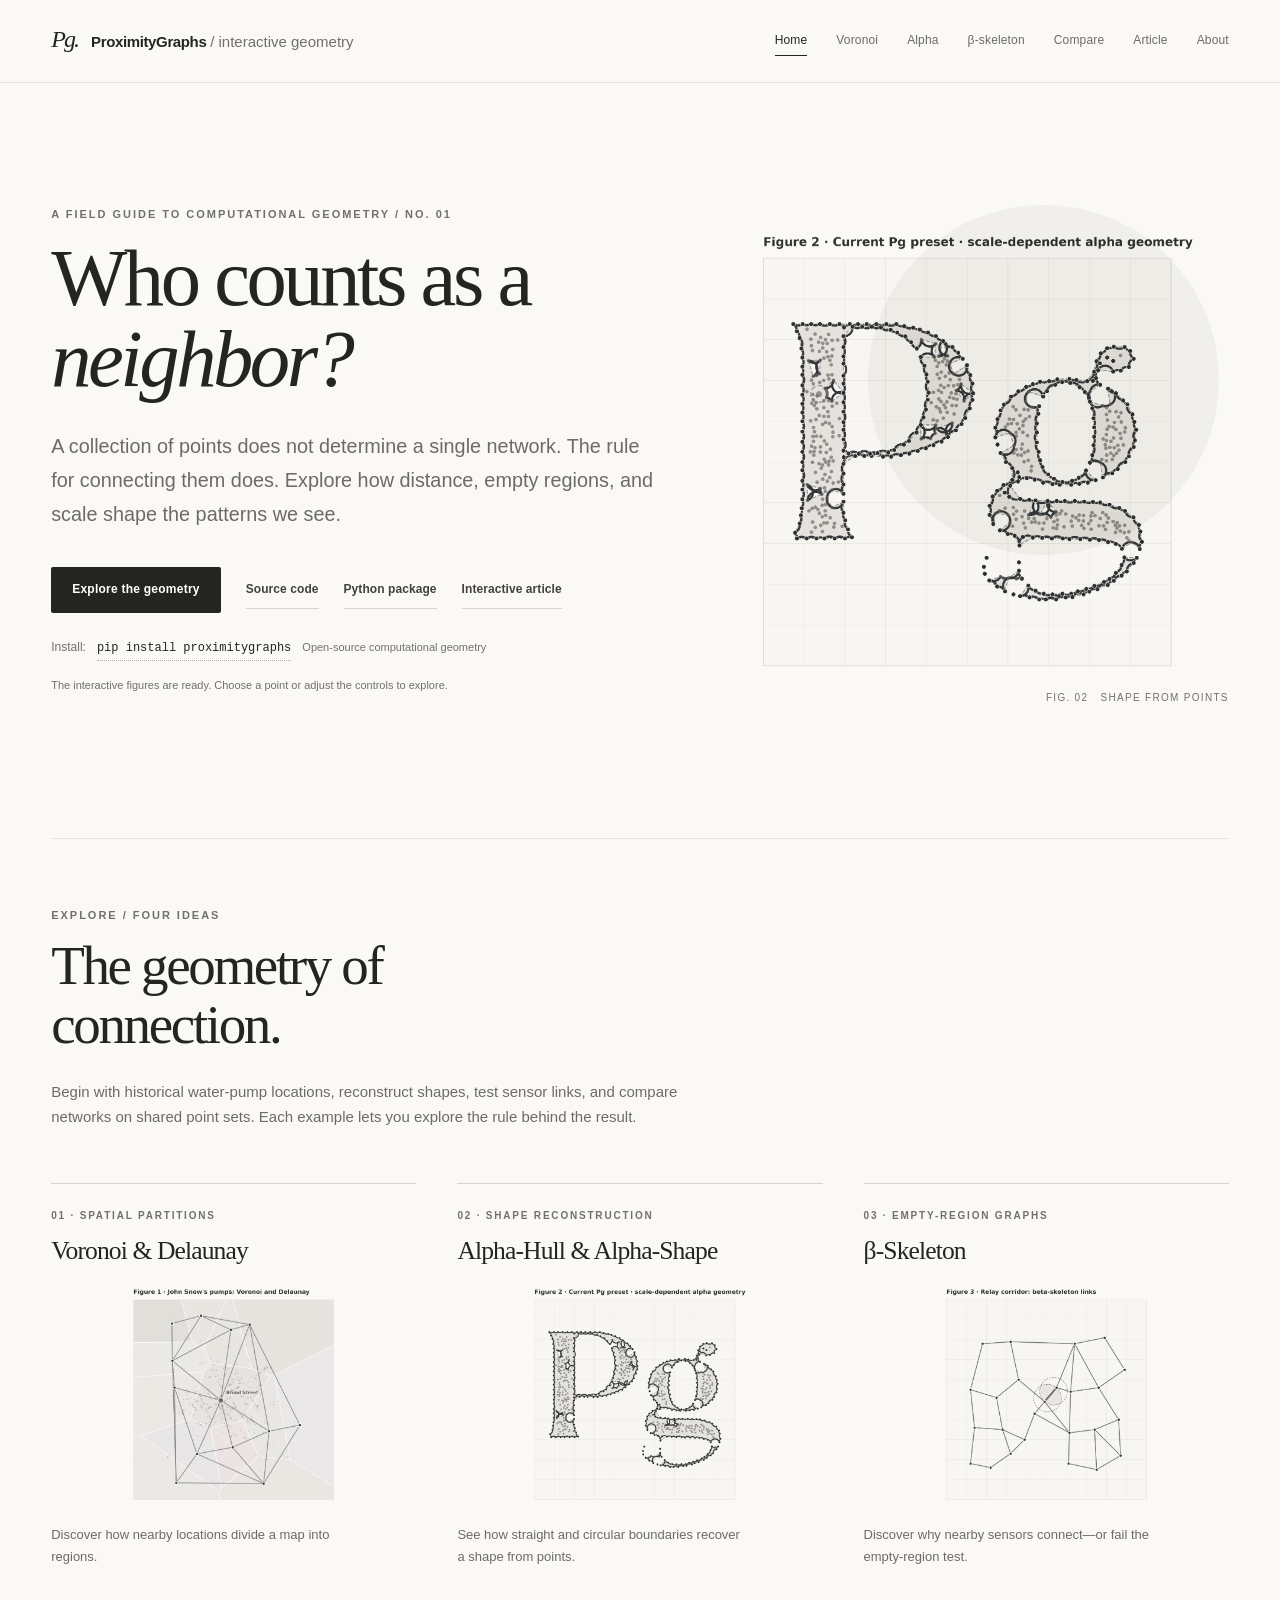
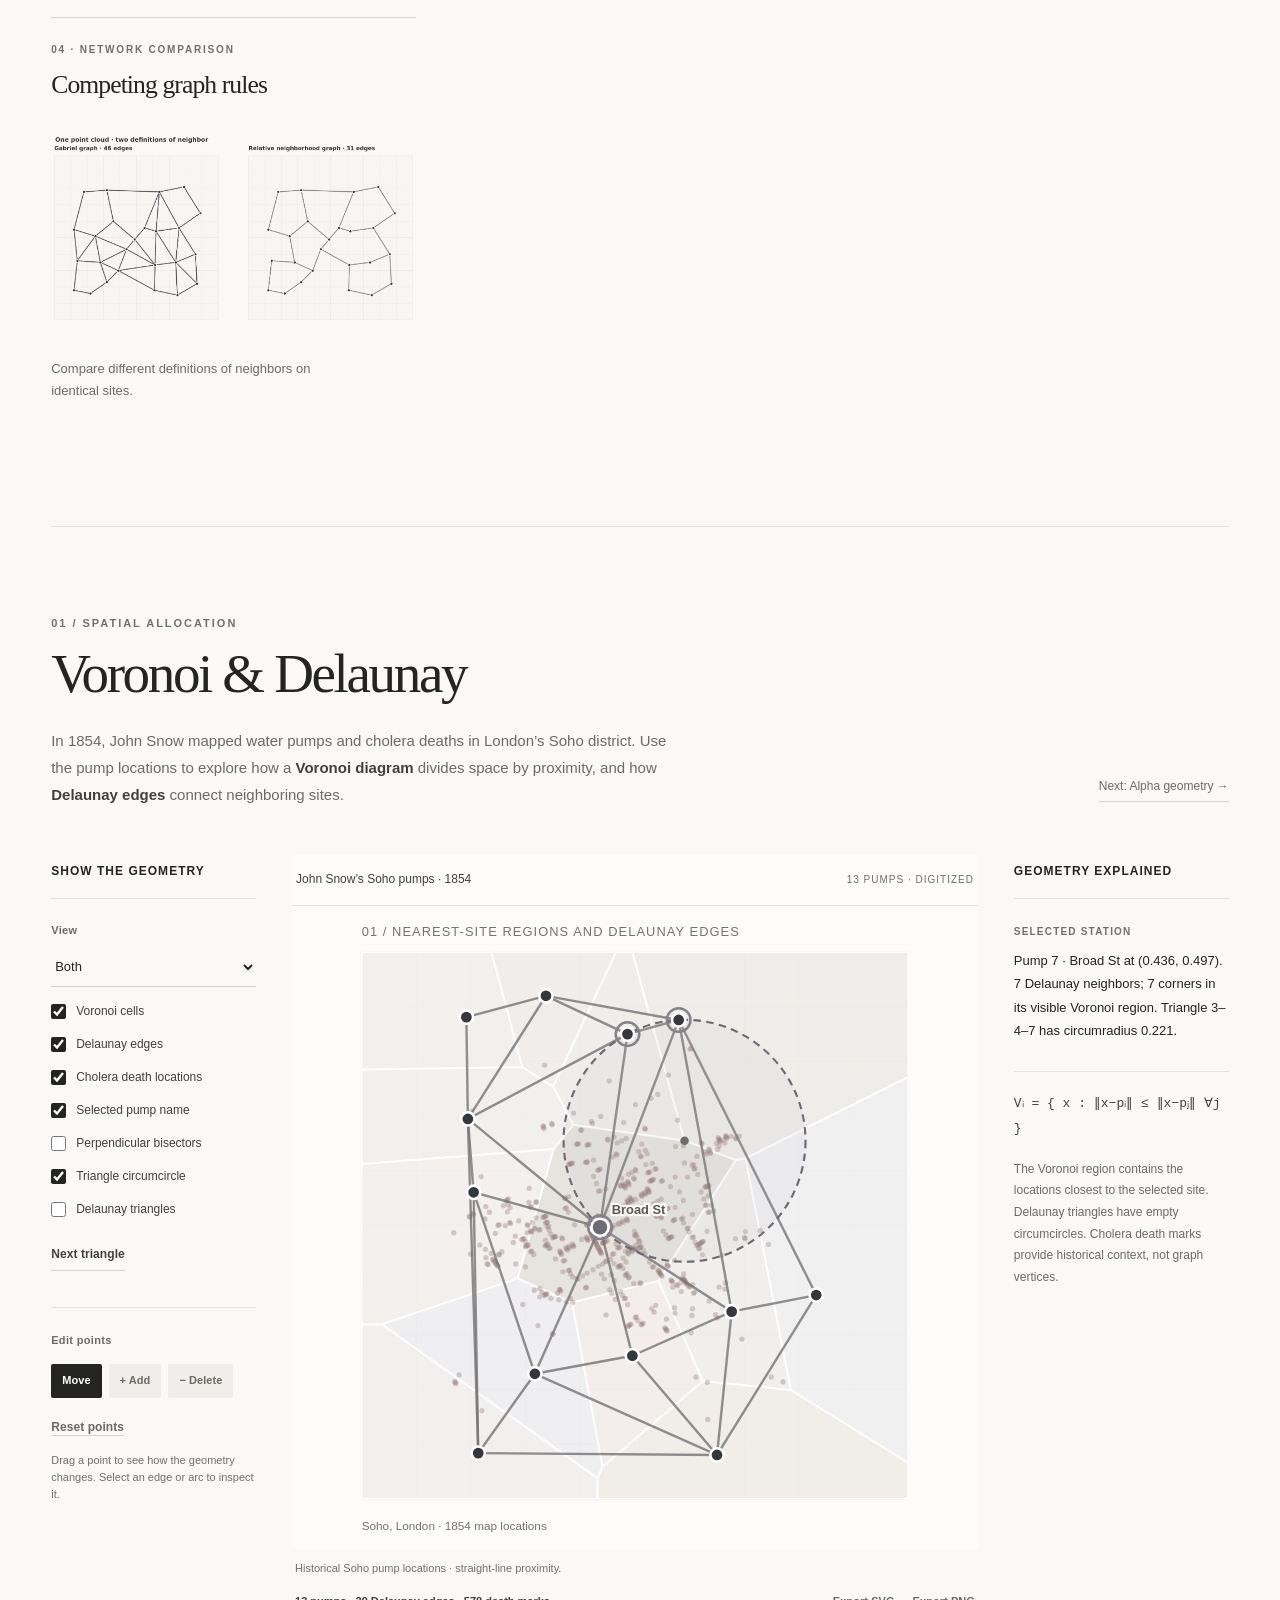
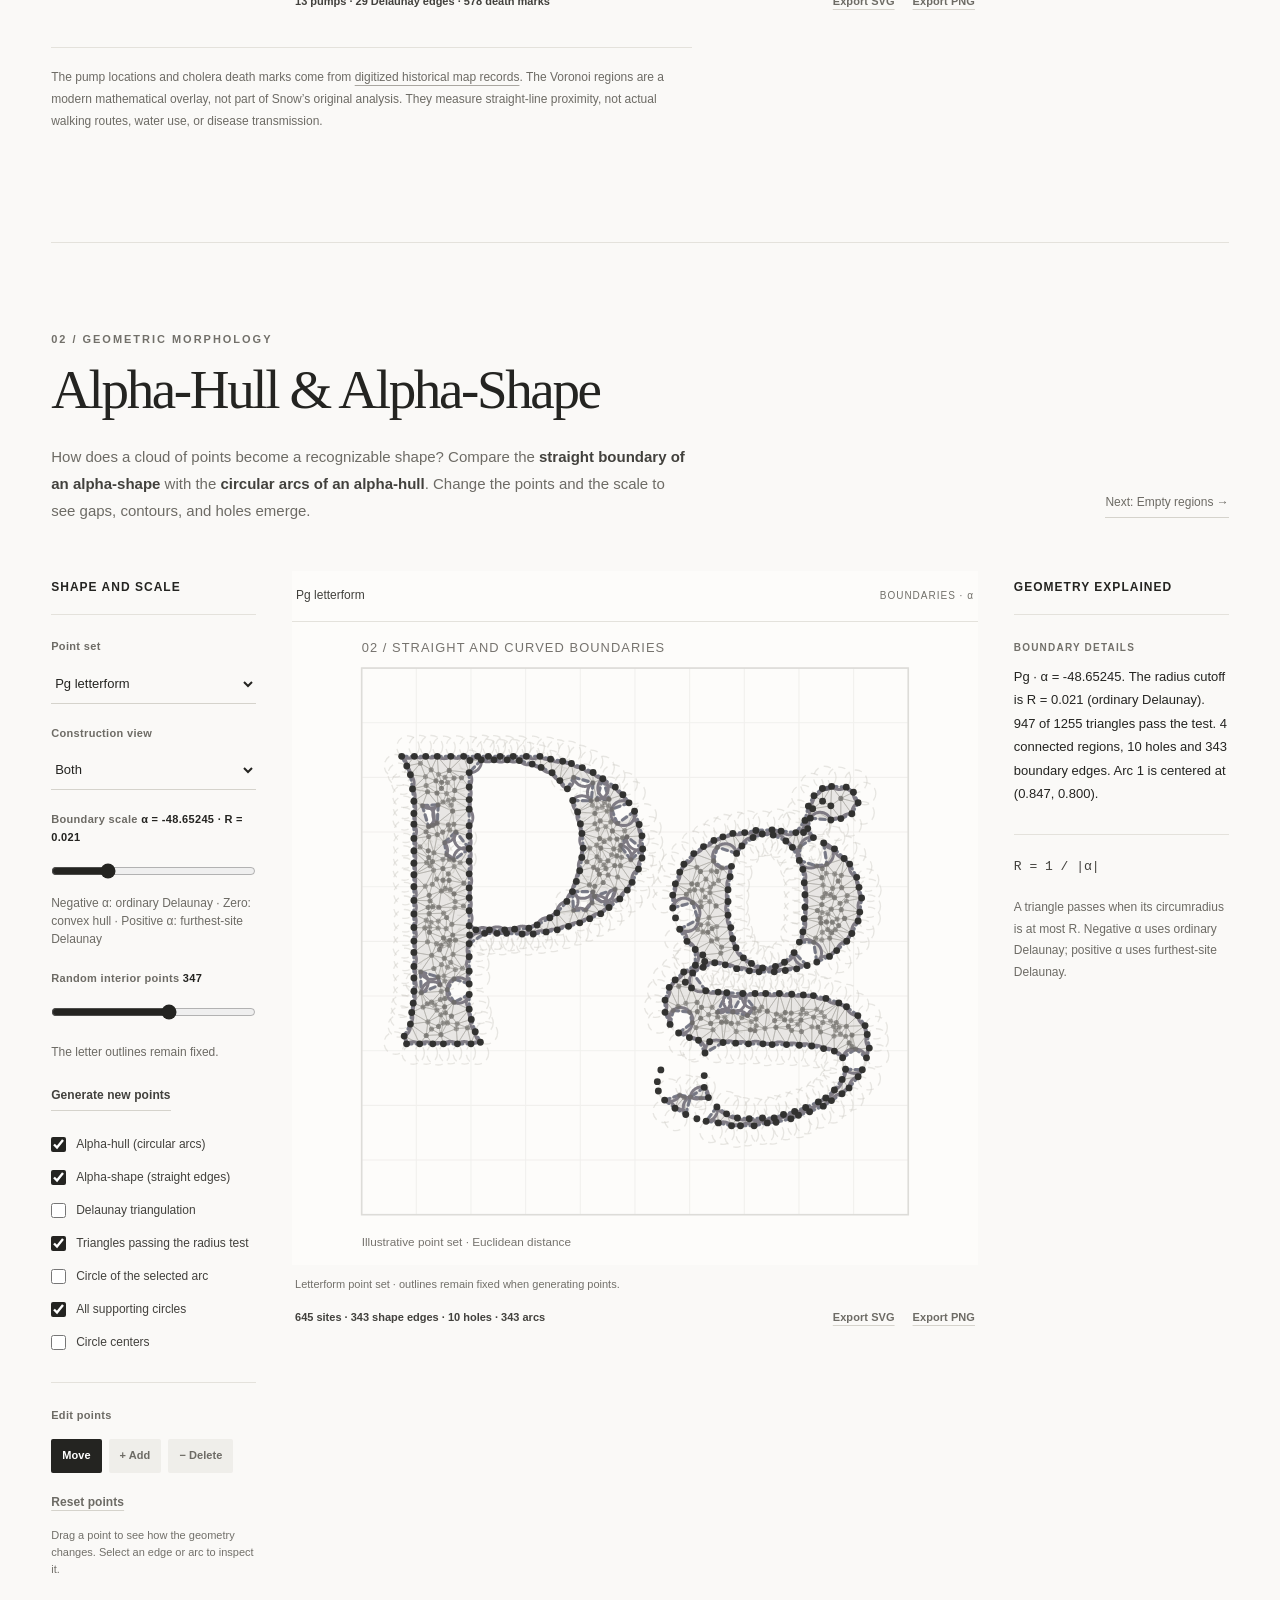
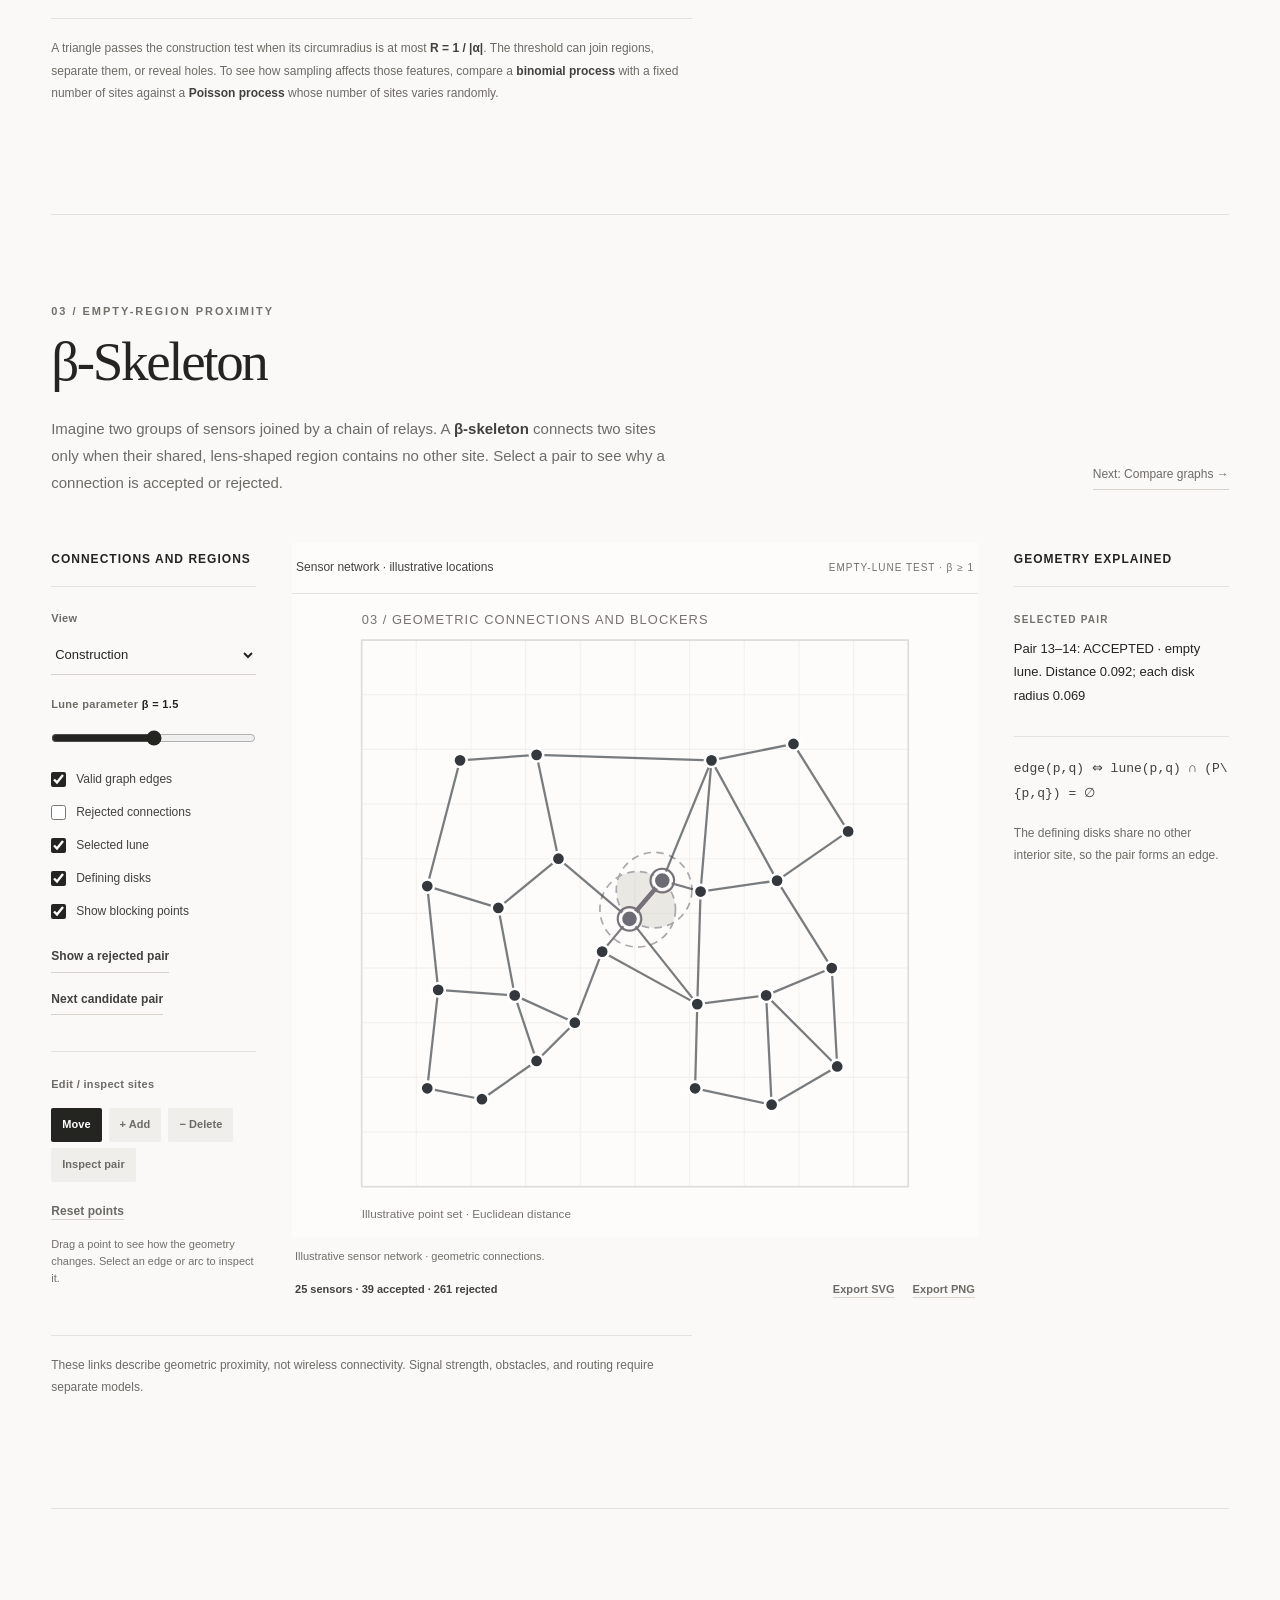
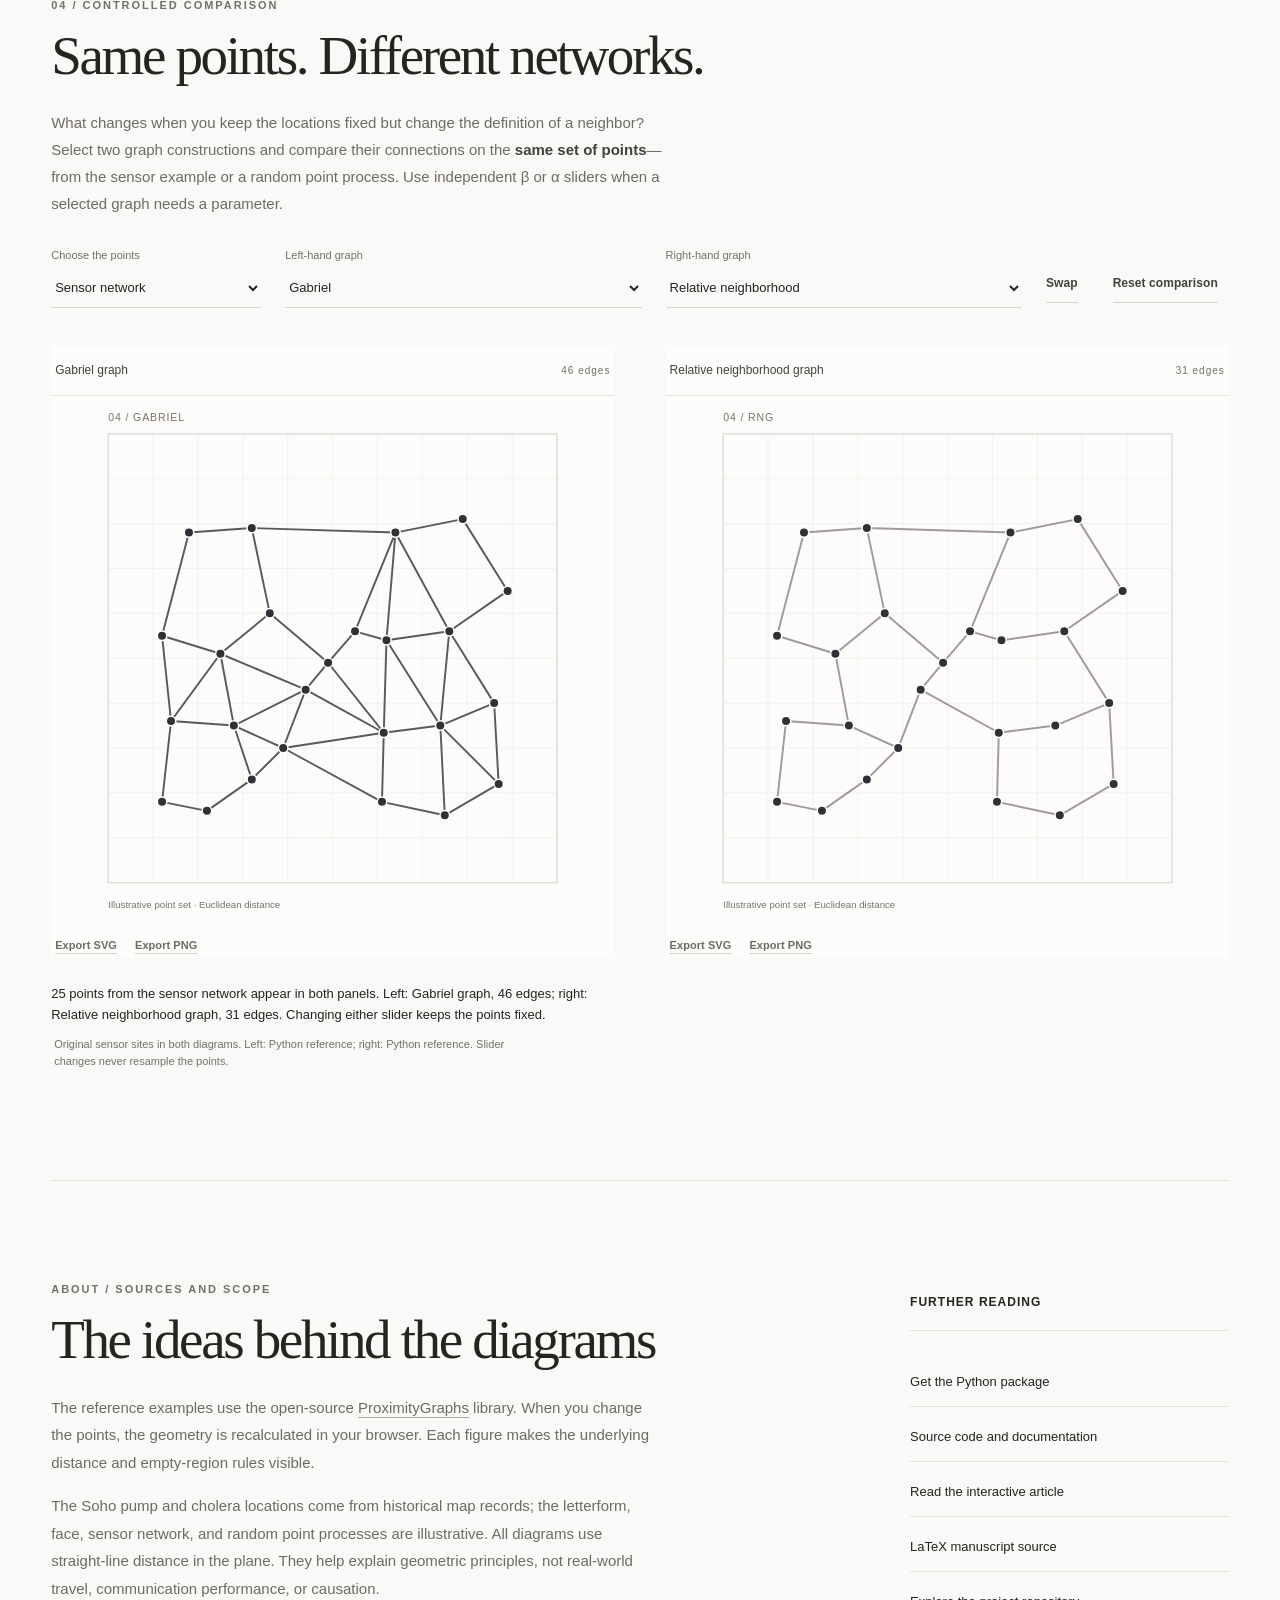
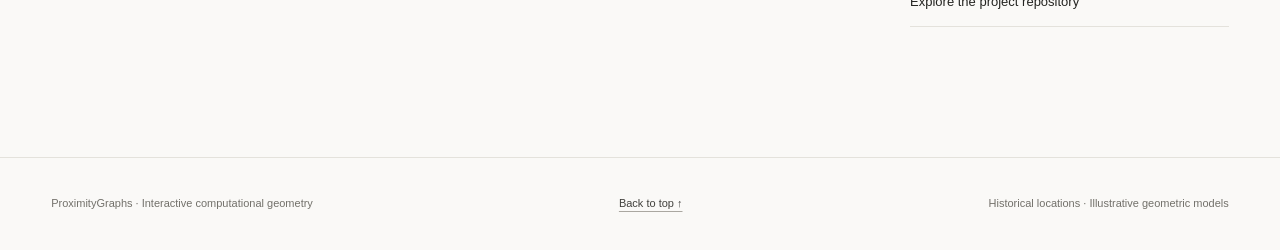
<file: site/index.html>
<!doctype html>
<html lang="en">
<head>
  <meta charset="utf-8">
  <meta name="viewport" content="width=device-width, initial-scale=1">
  <meta name="theme-color" content="#faf9f7">
  <meta name="description" content="Explore Voronoi diagrams, alpha-shapes, alpha-hulls, and proximity graphs through interactive geometric constructions.">
  <meta property="og:type" content="website">
  <meta property="og:title" content="One Point Cloud, Many Graphs | ProximityGraphs Lab">
  <meta property="og:description" content="Change the points and the rules to discover how geometric networks and boundaries take shape.">
  <meta property="og:url" content="https://heri-espino.github.io/proximitygraphs-siam-figures/">
  <title>ProximityGraphs Lab | Who Counts as a Neighbor?</title>
  <link rel="stylesheet" href="styles.css">
  <script>
    // Self-contained framed view for each SIAM-style online demonstration.
    const embed = new URLSearchParams(location.search).get("embed");
    if (["water","habitat","sensors","compare"].includes(embed))
      document.documentElement.setAttribute("data-embed", embed);
  </script>

  <script src="editor.js" defer></script>
  <script src="geometry-details.js" defer></script>
  <script src="data/pg_reference_points.js" defer></script>
  <script src="point-processes.js" defer></script>
  <script src="app.js" defer></script>
  <script src="motion.js" defer></script>
</head>
<body>
  <header class="masthead">
    <div class="wrap masthead-inner">
      <a class="brand" href="#top"><span class="mark" aria-hidden="true">Pg.</span><span>ProximityGraphs <span class="muted">/ interactive geometry</span></span></a>
      <nav aria-label="Sections">
        <a href="#top">Home</a><a href="#water">Voronoi</a><a href="#habitat">Alpha</a>
        <a href="#sensors">β-skeleton</a><a href="#compare">Compare</a><a href="article.html">Article</a><a href="#about">About</a>
      </nav>
    </div>
  </header>
  <main class="wrap">
    <section class="hero" id="top" aria-labelledby="page-title">
      <div class="hero-copy">
        <p class="eyebrow">A FIELD GUIDE TO COMPUTATIONAL GEOMETRY <span aria-hidden="true">/</span> NO. 01</p>
        <h1 id="page-title">Who counts as a <em>neighbor?</em></h1>
        <p class="lead">A collection of points does not determine a single network. The rule for connecting them does. Explore how distance, empty regions, and scale shape the patterns we see.</p>
        <div class="hero-actions">
          <a class="button primary" href="#explore">Explore the geometry</a>
          <a class="button" href="https://github.com/ProximityGraphs/ProximityGraphs" target="_blank" rel="noopener noreferrer">Source code</a>
          <a class="button" href="https://pypi.org/project/proximitygraphs/" target="_blank" rel="noopener noreferrer">Python package</a>
          <a class="button" href="article.html">Interactive article</a>
        </div>
        <p class="install-hint">Install: <code>pip install proximitygraphs</code><span>Open-source computational geometry</span></p>
        <p class="source" id="source-status" role="status">Preparing the interactive figures…</p>
      </div>
      <div class="hero-visual">
        <img src="assets/figure02-habitat.png" width="760" height="640" alt="Dotted Pg letterform with straight and curved geometric boundaries">
        <span>FIG. 02 &nbsp; SHAPE FROM POINTS</span>
      </div>
    </section>

    <section id="explore" class="directory" aria-labelledby="explore-title">
      <div class="section-kicker">EXPLORE / FOUR IDEAS</div>
      <h2 id="explore-title">The geometry of connection.</h2>
      <p class="section-intro">Begin with historical water-pump locations, reconstruct shapes, test sensor links, and compare networks on shared point sets. Each example lets you explore the rule behind the result.</p>
      <div class="chapter-grid">
        <a class="chapter-card" href="#water">
          <img loading="lazy" src="assets/figure01-water.png" alt="Historical Soho water-pump locations and cholera death marks overlaid with Voronoi regions">
          <span class="chapter-meta">01 · SPATIAL PARTITIONS</span>
          <strong>Voronoi &amp; Delaunay</strong>
          <span>Discover how nearby locations divide a map into regions.</span>
        </a>
        <a class="chapter-card" href="#habitat">
          <img loading="lazy" src="assets/figure02-habitat.png" alt="Dotted Pg letterform with an alpha-shape and a curved alpha-hull">
          <span class="chapter-meta">02 · SHAPE RECONSTRUCTION</span>
          <strong>Alpha-Hull &amp; Alpha-Shape</strong>
          <span>See how straight and circular boundaries recover a shape from points.</span>
        </a>
        <a class="chapter-card" href="#sensors">
          <img loading="lazy" src="assets/figure03-sensors.png" alt="Illustrative sensor network with a beta-skeleton and empty-lune construction">
          <span class="chapter-meta">03 · EMPTY-REGION GRAPHS</span>
          <strong>β-Skeleton</strong>
          <span>Discover why nearby sensors connect—or fail the empty-region test.</span>
        </a>
        <a class="chapter-card" href="#compare">
          <img loading="lazy" src="assets/figure04-compare.png" alt="Same point coordinates as a Gabriel graph and relative neighborhood graph side by side">
          <span class="chapter-meta">04 · NETWORK COMPARISON</span>
          <strong>Competing graph rules</strong>
          <span>Compare different definitions of neighbors on identical sites.</span>
        </a>
      </div>
    </section>

    <section id="water" class="exhibit" aria-labelledby="water-title">
      <div class="section-kicker">01 / Spatial allocation</div>
      <div class="section-heading">
        <div><h2 id="water-title">Voronoi &amp; Delaunay</h2>
          <p class="intro">In 1854, John Snow mapped water pumps and cholera deaths in London’s Soho district. Use the pump locations to explore how a <strong>Voronoi diagram</strong> divides space by proximity, and how <strong>Delaunay edges</strong> connect neighboring sites.</p></div>
        <a class="section-next" href="#habitat">Next: Alpha geometry →</a>
      </div>
      <div class="studio">
        <aside class="studio-panel" aria-label="Voronoi controls">
          <h3>Show the geometry</h3>
          <label class="control-label" for="water-view">View</label>
          <select id="water-view" class="control-select"><option value="final">Final geometry</option><option value="construction">Construction</option><option value="both" selected>Both</option></select>
          <label class="toggle"><input id="water-cells" type="checkbox" checked> Voronoi cells</label>
          <label class="toggle"><input id="water-dual" type="checkbox" checked> Delaunay edges</label>
          <label class="toggle"><input id="water-deaths" type="checkbox" checked> Cholera death locations</label>
          <label class="toggle"><input id="water-pump-label" type="checkbox" checked> Selected pump name</label>
          <label class="toggle"><input id="water-bisectors" type="checkbox"> Perpendicular bisectors</label>
          <label class="toggle"><input id="water-circumcircle" type="checkbox" checked> Triangle circumcircle</label>
          <label class="toggle"><input id="water-triangles" type="checkbox"> Delaunay triangles</label>
          <button id="water-next-triangle" type="button" class="utility">Next triangle</button>
          <div class="panel-divider"></div>
          <div class="point-toolbar" role="group" aria-label="Edit water-pump sites">
            <span class="point-toolbar-label">Edit points</span>
            <button type="button" class="tool-mode" data-editor-scene="water" data-mode="move" aria-pressed="true">Move</button>
            <button type="button" class="tool-mode" data-editor-scene="water" data-mode="add" aria-pressed="false">+ Add</button>
            <button type="button" class="tool-mode" data-editor-scene="water" data-mode="delete" aria-pressed="false">− Delete</button>
            <button type="button" class="reset-points" data-editor-reset="water">Reset points</button>
            <span id="water-edit-help" class="point-help" aria-live="polite">Drag a pump to change the diagram.</span>
          </div>
        </aside>
        <div class="studio-main">
          <div class="chart-frame">
            <div class="chart-top"><span>John Snow’s Soho pumps · 1854</span><span>13 PUMPS · DIGITIZED</span></div>
            <svg id="water-plot" role="img" aria-label="Interactive Voronoi cells, bisectors, Delaunay triangles and circumcircles" viewBox="0 0 640 600"></svg>
          </div>
          <p id="water-edit-source" class="geometry-source">Loading points…</p>
          <div class="figure-actions"><span id="water-stat" class="stat" aria-live="polite"></span><button type="button" class="export" data-export="water-plot">Export SVG</button><button type="button" class="export" data-png="water-plot">Export PNG</button></div>
        </div>
        <aside class="studio-panel insight" aria-label="Voronoi computation details">
          <h3>Geometry explained</h3>
          <p class="insight-label">Selected station</p>
          <p id="water-details" class="insight-result" aria-live="polite">Choose a pump to examine its Voronoi region.</p>
          <p class="formula">Vᵢ = { x : ‖x−pᵢ‖ ≤ ‖x−pⱼ‖ ∀j }</p>
          <p class="insight-note" id="water-note">A Voronoi region contains the locations closer to its pump than to any other.</p>
        </aside>
      </div>
      <p class="context">The pump locations and cholera death marks come from <a href="https://vincentarelbundock.github.io/Rdatasets/doc/HistData/Snow.pumps.html" target="_blank" rel="noopener noreferrer">digitized historical map records</a>. The Voronoi regions are a modern mathematical overlay, not part of Snow’s original analysis. They measure straight-line proximity, not actual walking routes, water use, or disease transmission.</p>
    </section>

    <section id="habitat" class="exhibit" aria-labelledby="habitat-title">
      <div class="section-kicker">02 / Geometric morphology</div>
      <div class="section-heading">
        <div><h2 id="habitat-title">Alpha-Hull &amp; Alpha-Shape</h2>
          <p class="intro">How does a cloud of points become a recognizable shape? Compare the <strong>straight boundary of an alpha-shape</strong> with the <strong>circular arcs of an alpha-hull</strong>. Change the points and the scale to see gaps, contours, and holes emerge.</p></div>
        <a class="section-next" href="#sensors">Next: Empty regions →</a>
      </div>
      <div class="studio">
        <aside class="studio-panel" aria-label="Alpha-shape and alpha-hull controls">
          <h3>Shape and scale</h3>
          <label class="control-label" for="alpha-point-set">Point set</label>
          <select id="alpha-point-set" class="control-select">
            <optgroup label="Shapes">
              <option value="pg" selected>Pg letterform</option>
              <option value="smiley">Smiling face</option>
            </optgroup>
            <optgroup label="Random point patterns">
              <option value="poisson">Poisson process</option>
              <option value="binomial">Binomial process</option>
            </optgroup>
          </select>
          <label class="control-label" for="alpha-view">Construction view</label>
          <select id="alpha-view" class="control-select"><option value="final">Final comparison</option><option value="construction">Construction</option><option value="both" selected>Both</option></select>
          <label class="control-label" for="alpha-slider">Boundary scale <strong id="alpha-value">α = -48.65245 · R = 0.021</strong></label>
          <input id="alpha-slider" type="range" min="-100" max="100" step="any"
                 value="-48.65245" aria-label="Alpha parameter from minus 100 to plus 100, including zero">
          <p class="density-hint">Negative α: ordinary Delaunay · Zero: convex hull · Positive α: furthest-site Delaunay</p>
          <div id="pg-density-controls" class="pg-density-controls">
            <label class="control-label" for="pg-interior-slider">Random interior points <strong id="pg-interior-count" aria-live="polite">347</strong></label>
            <input id="pg-interior-slider" type="range" min="0" max="600" step="1" value="347"
                   aria-label="Number of randomly placed interior points in the Pg glyphs">
            <p class="density-hint">The letter outlines remain fixed.</p>
            <button type="button" class="utility" id="pg-reshuffle">Generate new points</button>
          </div>
          <div id="smiley-density-controls" class="pg-density-controls" hidden>
            <label class="control-label" for="smiley-interior-slider">Points inside the face <strong id="smiley-interior-count" aria-live="polite">120</strong></label>
            <input id="smiley-interior-slider" type="range" min="0" max="600" step="1" value="120"
                   aria-label="Number of random points inside the smiling face">
            <p class="density-hint">The outline, eyes, and smile remain visible.</p>
            <button type="button" class="utility" id="smiley-reshuffle">Generate new points</button>
          </div>
          <div id="process-controls" class="pg-density-controls" hidden>
            <h4 class="process-heading">Random point patterns</h4>
            <label class="control-label" for="process-slider"><span id="process-parameter-title">Expected number of points (λ)</span> <strong id="process-parameter-count" aria-live="polite">120</strong></label>
            <input id="process-slider" type="range" min="0" max="600" step="1" value="120"
                   aria-label="Poisson intensity or binomial fixed number of points">
            <p class="density-hint" id="process-definition">The number of points varies randomly, with mean λ.</p>
            <p class="density-hint" id="process-realized" aria-live="polite">Points in this sample: 0</p>
            <button type="button" class="utility" id="process-reshuffle">Generate new sample</button>
          </div>
          <label class="toggle"><input id="alpha-hull" type="checkbox" checked> Alpha-hull (circular arcs)</label>
          <label class="toggle"><input id="alpha-shape" type="checkbox" checked> Alpha-shape (straight edges)</label>
          <label class="toggle"><input id="alpha-triangulation" type="checkbox"> Delaunay triangulation</label>
          <label class="toggle"><input id="alpha-kept" type="checkbox" checked> Triangles passing the radius test</label>
          <label class="toggle"><input id="alpha-circle" type="checkbox"> Circle of the selected arc</label>
          <label class="toggle"><input id="alpha-all-circles" type="checkbox" checked> All supporting circles</label>
          <label class="toggle"><input id="alpha-centers" type="checkbox"> Circle centers</label>
          <div class="panel-divider"></div>
          <div class="point-toolbar" role="group" aria-label="Edit shape points">
            <span class="point-toolbar-label">Edit points</span>
            <button type="button" class="tool-mode" data-editor-scene="habitat" data-mode="move" aria-pressed="true">Move</button>
            <button type="button" class="tool-mode" data-editor-scene="habitat" data-mode="add" aria-pressed="false">+ Add</button>
            <button type="button" class="tool-mode" data-editor-scene="habitat" data-mode="delete" aria-pressed="false">− Delete</button>
            <button type="button" class="reset-points" data-editor-reset="habitat">Reset points</button>
            <span id="habitat-edit-help" class="point-help" aria-live="polite">Drag a point to change the boundary.</span>
          </div>
        </aside>
        <div class="studio-main">
          <div class="chart-frame">
            <div class="chart-top"><span id="alpha-preset-title">Pg letterform</span><span>BOUNDARIES · α</span></div>
            <svg id="habitat-plot" role="img" aria-label="Interactive circular alpha-hull, straight alpha-shape, Delaunay simplices and supporting circles" viewBox="0 0 640 600"></svg>
          </div>
          <p id="habitat-edit-source" class="geometry-source">Loading points…</p>
          <div class="figure-actions"><span id="habitat-stat" class="stat" aria-live="polite"></span><button type="button" class="export" data-export="habitat-plot">Export SVG</button><button type="button" class="export" data-png="habitat-plot">Export PNG</button></div>
        </div>
        <aside class="studio-panel insight" aria-label="Alpha construction details">
          <h3>Geometry explained</h3>
          <p class="insight-label">Boundary details</p>
          <p id="habitat-details" class="insight-result" aria-live="polite">Select a curved boundary segment to see its supporting circle.</p>
          <p class="formula">R = 1 / |α|</p>
          <p class="insight-note" id="habitat-note">Only triangles whose circumradii do not exceed R contribute to the boundary.</p>
        </aside>
      </div>
      <p class="context">A triangle passes the construction test when its circumradius is at most <strong>R = 1 / |α|</strong>. The threshold can join regions, separate them, or reveal holes. To see how sampling affects those features, compare a <strong>binomial process</strong> with a fixed number of sites against a <strong>Poisson process</strong> whose number of sites varies randomly.</p>
    </section>

    <section id="sensors" class="exhibit" aria-labelledby="sensors-title">
      <div class="section-kicker">03 / Empty-region proximity</div>
      <div class="section-heading">
        <div><h2 id="sensors-title">β-Skeleton</h2>
          <p class="intro">Imagine two groups of sensors joined by a chain of relays. A <strong>β-skeleton</strong> connects two sites only when their shared, lens-shaped region contains no other site. Select a pair to see why a connection is accepted or rejected.</p></div>
        <a class="section-next" href="#compare">Next: Compare graphs →</a>
      </div>
      <div class="studio">
        <aside class="studio-panel" aria-label="Beta-skeleton controls">
          <h3>Connections and regions</h3>
          <label class="control-label" for="beta-view">View</label>
          <select id="beta-view" class="control-select"><option value="final">Final graph</option><option value="construction" selected>Construction</option><option value="both">Both</option></select>
          <label class="control-label" for="beta-slider">Lune parameter <strong id="beta-value">β = 1.5</strong></label>
          <input id="beta-slider" type="range" min="0" max="4" step="1" value="2">
          <label class="toggle"><input id="beta-edges" type="checkbox" checked> Valid graph edges</label>
          <label class="toggle"><input id="beta-invalid" type="checkbox"> Rejected connections</label>
          <label class="toggle"><input id="beta-lune" type="checkbox" checked> Selected lune</label>
          <label class="toggle"><input id="beta-disks" type="checkbox" checked> Defining disks</label>
          <label class="toggle"><input id="beta-blockers" type="checkbox" checked> Show blocking points</label>
          <button type="button" class="utility" id="beta-show-blocked">Show a rejected pair</button>
          <button type="button" class="utility" id="beta-next-pair">Next candidate pair</button>
          <div class="panel-divider"></div>
          <div class="point-toolbar" role="group" aria-label="Edit sensor sites">
            <span class="point-toolbar-label">Edit / inspect sites</span>
            <button type="button" class="tool-mode" data-editor-scene="sensors" data-mode="move" aria-pressed="true">Move</button>
            <button type="button" class="tool-mode" data-editor-scene="sensors" data-mode="add" aria-pressed="false">+ Add</button>
            <button type="button" class="tool-mode" data-editor-scene="sensors" data-mode="delete" aria-pressed="false">− Delete</button>
            <button type="button" class="tool-mode" data-editor-scene="sensors" data-mode="inspect" aria-pressed="false">Inspect pair</button>
            <button type="button" class="reset-points" data-editor-reset="sensors">Reset points</button>
            <span id="sensors-edit-help" class="point-help" aria-live="polite">Click two sensors in Inspect pair mode.</span>
          </div>
        </aside>
        <div class="studio-main">
          <div class="chart-frame">
            <div class="chart-top"><span>Sensor network · illustrative locations</span><span>EMPTY-LUNE TEST · β ≥ 1</span></div>
            <svg id="sensors-plot" role="img" aria-label="Interactive beta-skeleton with candidate valid and rejected pairs and their lune blockers" viewBox="0 0 640 600"></svg>
          </div>
          <p id="sensors-edit-source" class="geometry-source">Loading points…</p>
          <div class="figure-actions"><span id="sensors-stat" class="stat" aria-live="polite"></span><button type="button" class="export" data-export="sensors-plot">Export SVG</button><button type="button" class="export" data-png="sensors-plot">Export PNG</button></div>
        </div>
        <aside class="studio-panel insight" aria-label="Beta-skeleton computation details">
          <h3>Geometry explained</h3>
          <p class="insight-label">Selected pair</p>
          <p id="sensors-details" class="insight-result" aria-live="polite">Choose a pair of sensors to examine its connection.</p>
          <p class="formula">edge(p,q) ⇔ lune(p,q) ∩ (P\{p,q}) = ∅</p>
          <p class="insight-note" id="sensors-note">A connection is rejected when another site lies inside both defining disks.</p>
        </aside>
      </div>
      <p class="context">These links describe geometric proximity, not wireless connectivity. Signal strength, obstacles, and routing require separate models.</p>
    </section>

    <section id="compare" class="exhibit compare-exhibit" aria-labelledby="compare-title">
      <div class="section-kicker">04 / Controlled comparison</div>
      <h2 id="compare-title">Same points. Different networks.</h2>
      <p class="intro">What changes when you keep the locations fixed but change the definition of a neighbor? Select two graph constructions and compare their connections on the <strong>same set of points</strong>—from the sensor example or a random point process. Use independent β or α sliders when a selected graph needs a parameter.</p>
      <div class="compare-controls">
        <label for="compare-point-set">Choose the points
          <select id="compare-point-set" class="control-select">
            <option value="sensors" selected>Sensor network</option>
            <option value="binomial">Binomial process</option>
            <option value="poisson">Poisson process</option>
          </select>
        </label>
        <div class="compare-model">
          <label for="compare-left">Left-hand graph
            <select id="compare-left" class="control-select">
              <option value="delaunay">Delaunay</option>
              <option value="gabriel" selected>Gabriel</option>
              <option value="rng">Relative neighborhood</option>
              <option value="beta">β-skeleton</option>
              <option value="alpha-shape">Alpha-shape</option>
              <option value="alpha-hull">Alpha-hull (circular arcs)</option>
            </select>
          </label>
          <div id="compare-left-parameter" class="compare-model-parameter" hidden>
            <label class="control-label" for="compare-left-slider">
              <span id="compare-left-parameter-name">β parameter</span>
              <output id="compare-left-parameter-value" for="compare-left-slider" aria-live="polite">β = 1.5</output>
            </label>
            <input id="compare-left-slider" type="range" min="1" max="3" step="0.1"
                   value="1.5" aria-label="Left-hand graph parameter">
          </div>
        </div>
        <div class="compare-model">
          <label for="compare-right">Right-hand graph
            <select id="compare-right" class="control-select">
              <option value="delaunay">Delaunay</option>
              <option value="gabriel">Gabriel</option>
              <option value="rng" selected>Relative neighborhood</option>
              <option value="beta">β-skeleton</option>
              <option value="alpha-shape">Alpha-shape</option>
              <option value="alpha-hull">Alpha-hull (circular arcs)</option>
            </select>
          </label>
          <div id="compare-right-parameter" class="compare-model-parameter" hidden>
            <label class="control-label" for="compare-right-slider">
              <span id="compare-right-parameter-name">β parameter</span>
              <output id="compare-right-parameter-value" for="compare-right-slider" aria-live="polite">β = 1.5</output>
            </label>
            <input id="compare-right-slider" type="range" min="1" max="3" step="0.1"
                   value="1.5" aria-label="Right-hand graph parameter">
          </div>
        </div>
        <button id="compare-swap" class="utility" type="button">Swap</button>
        <button id="compare-reset" class="utility" type="button">Reset comparison</button>
      </div>
      <div id="compare-process-controls" class="compare-process-controls" hidden>
        <label class="control-label" for="compare-process-slider">
          <span id="compare-parameter-title">Number of points (n)</span>
          <strong id="compare-parameter-count" aria-live="polite">25</strong>
        </label>
        <input id="compare-process-slider" type="range" min="0" max="80" step="1" value="25"
               aria-label="Number or expected number of points in the shared sample">
        <p class="density-hint" id="compare-process-definition">
          Points are placed independently across the square.
        </p>
        <p class="density-hint" id="compare-realized" aria-live="polite">Points in this sample: 25</p>
        <button id="compare-reshuffle" class="utility" type="button">
          Generate new sample
        </button>
      </div>
      <div class="compare-grid">
        <div class="chart-frame">
          <div class="chart-top"><span id="compare-left-label">Gabriel graph</span><span id="compare-left-count"></span></div>
          <svg id="compare-left-plot" role="img" aria-label="Left geometric graph comparison" viewBox="0 0 640 600"></svg>
          <div class="figure-actions"><button type="button" class="export" data-export="compare-left-plot">Export SVG</button><button type="button" class="export" data-png="compare-left-plot">Export PNG</button></div>
        </div>
        <div class="chart-frame">
          <div class="chart-top"><span id="compare-right-label">Relative neighborhood graph</span><span id="compare-right-count"></span></div>
          <svg id="compare-right-plot" role="img" aria-label="Right geometric graph comparison" viewBox="0 0 640 600"></svg>
          <div class="figure-actions"><button type="button" class="export" data-export="compare-right-plot">Export SVG</button><button type="button" class="export" data-png="compare-right-plot">Export PNG</button></div>
        </div>
      </div>
      <p id="compare-details" class="compare-insight" aria-live="polite">The same points produce different connections under different rules.</p>
      <p class="geometry-source" id="compare-source">Both panels use the same locations, making the effect of each connection rule easy to compare.</p>
    </section>

    <section id="about" class="about-section" aria-labelledby="about-title">
      <div>
        <div class="section-kicker">ABOUT / SOURCES AND SCOPE</div>
        <h2 id="about-title">The ideas behind the diagrams</h2>
        <p>The reference examples use the open-source <a href="https://github.com/ProximityGraphs/ProximityGraphs" target="_blank" rel="noopener noreferrer">ProximityGraphs</a> library. When you change the points, the geometry is recalculated in your browser. Each figure makes the underlying distance and empty-region rules visible.</p>
        <p>The Soho pump and cholera locations come from historical map records; the letterform, face, sensor network, and random point processes are illustrative. All diagrams use straight-line distance in the plane. They help explain geometric principles, not real-world travel, communication performance, or causation.</p>
      </div>
      <div class="resource-links">
        <h3>Further reading</h3>
        <a href="https://pypi.org/project/proximitygraphs/" target="_blank" rel="noopener noreferrer">Get the Python package</a>
        <a href="https://github.com/ProximityGraphs/ProximityGraphs" target="_blank" rel="noopener noreferrer">Source code and documentation</a>
        <a href="article.html">Read the interactive article</a>
        <a href="https://github.com/heri-espino/proximitygraphs-siam-figures/blob/main/article/main.tex" target="_blank" rel="noopener noreferrer">LaTeX manuscript source</a>
        <a href="https://github.com/heri-espino/proximitygraphs-siam-figures" target="_blank" rel="noopener noreferrer">Explore the project repository</a>
      </div>
    </section>
  </main>
  <footer><div class="wrap"><span>ProximityGraphs · Interactive computational geometry</span><a href="#top">Back to top ↑</a><span>Historical locations · Illustrative geometric models</span></div></footer>
</body>
</html>
</file>
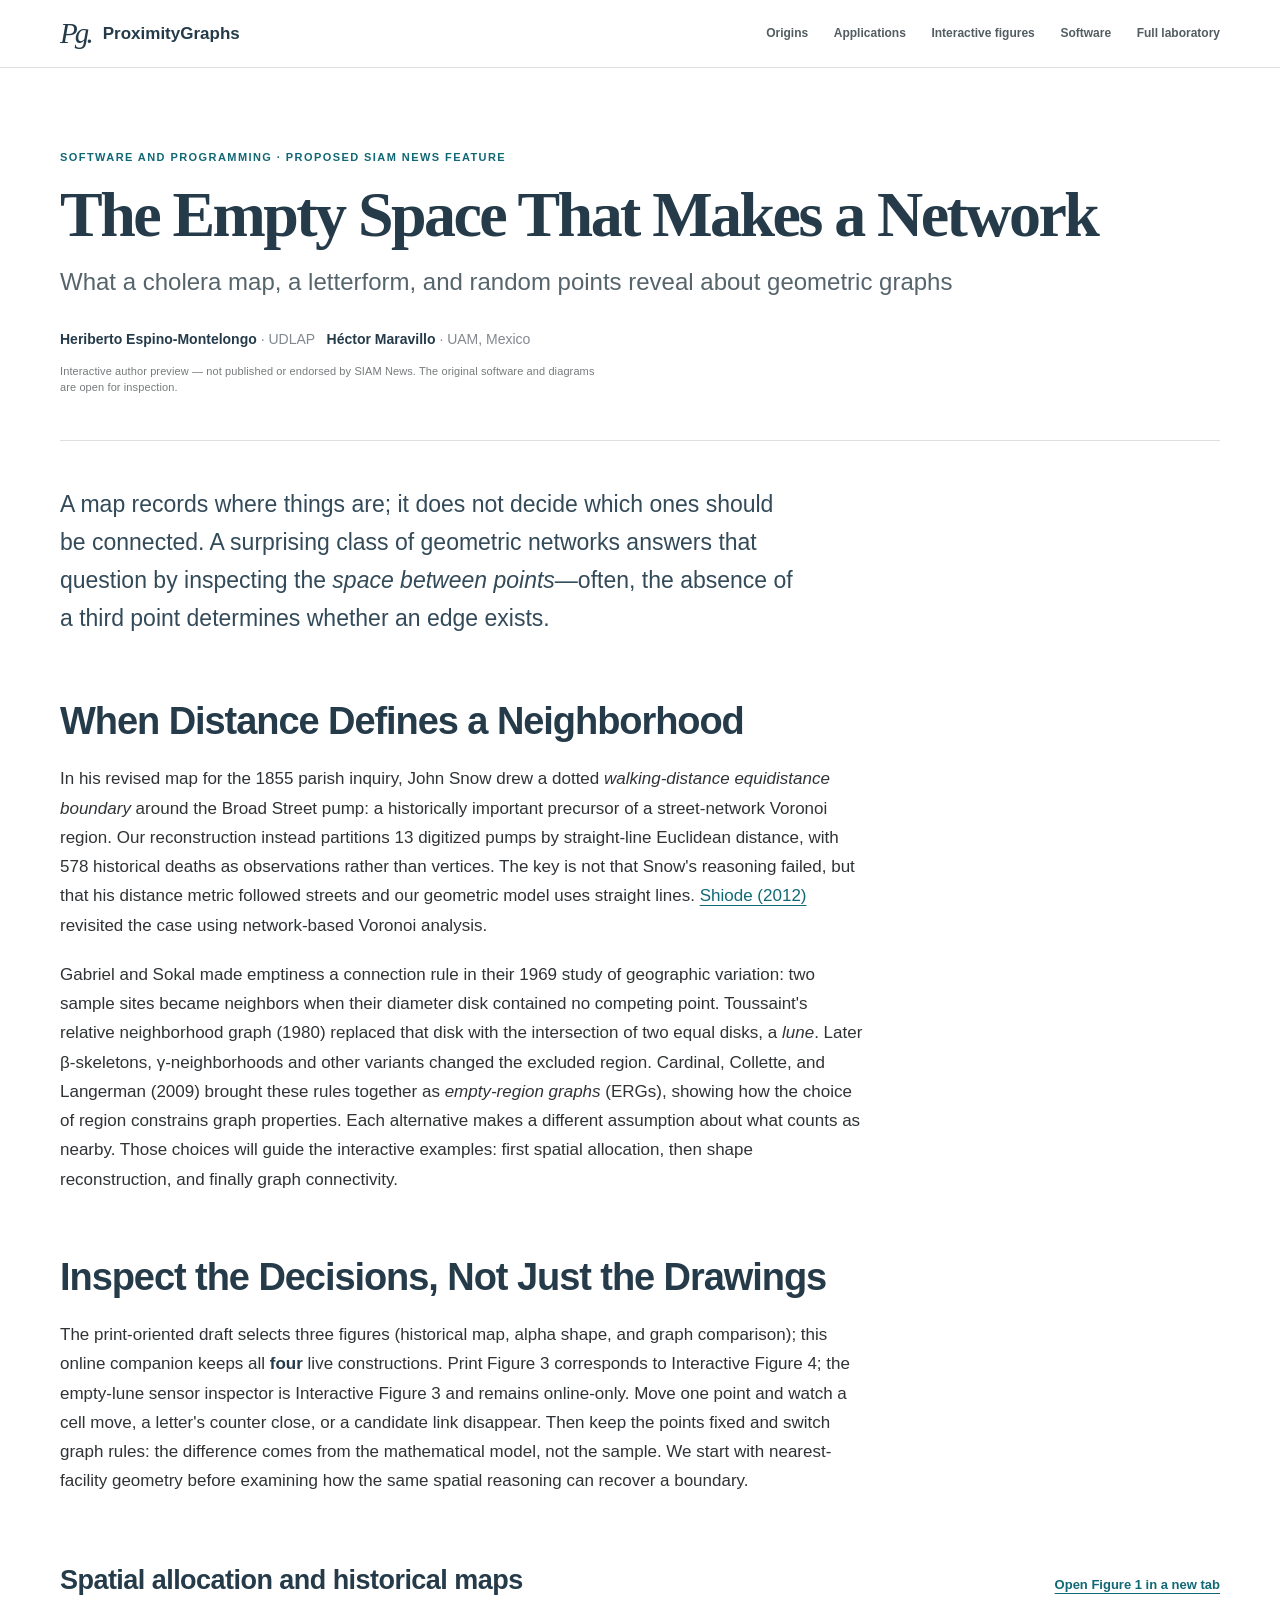
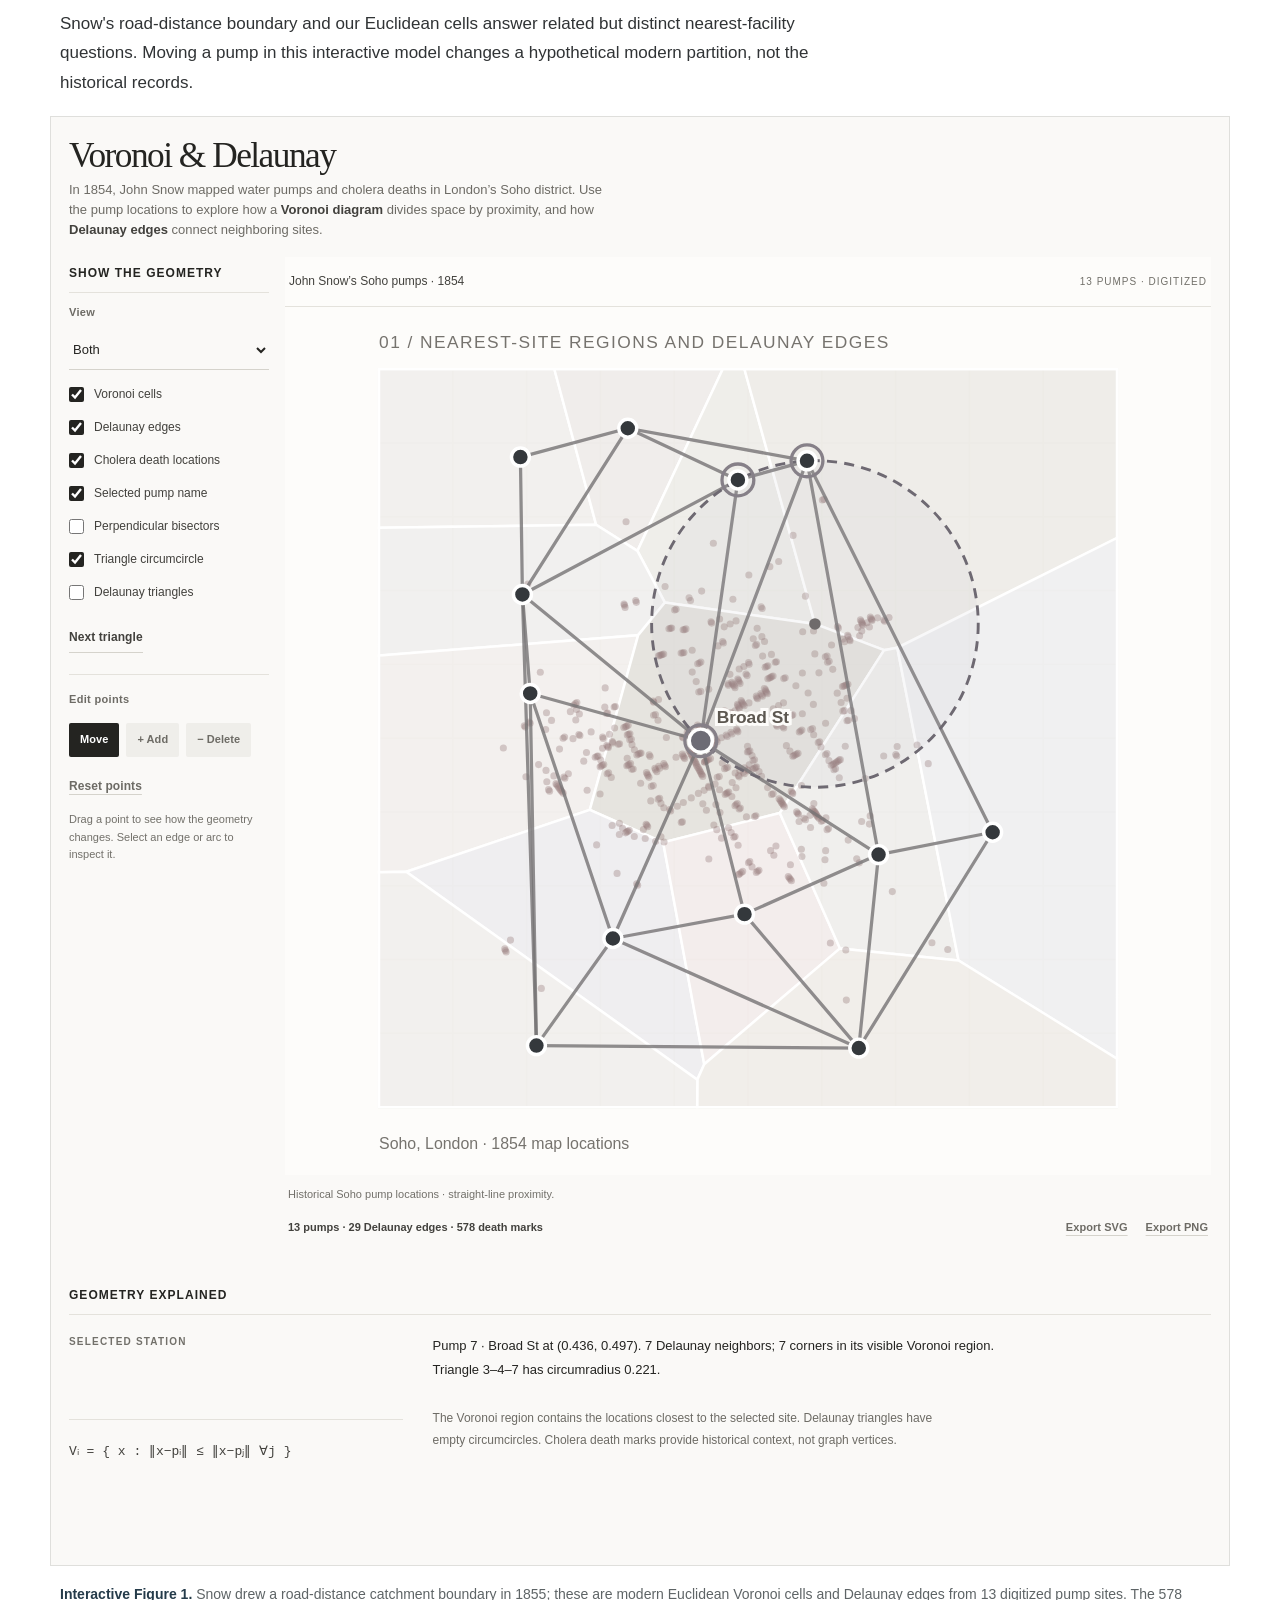
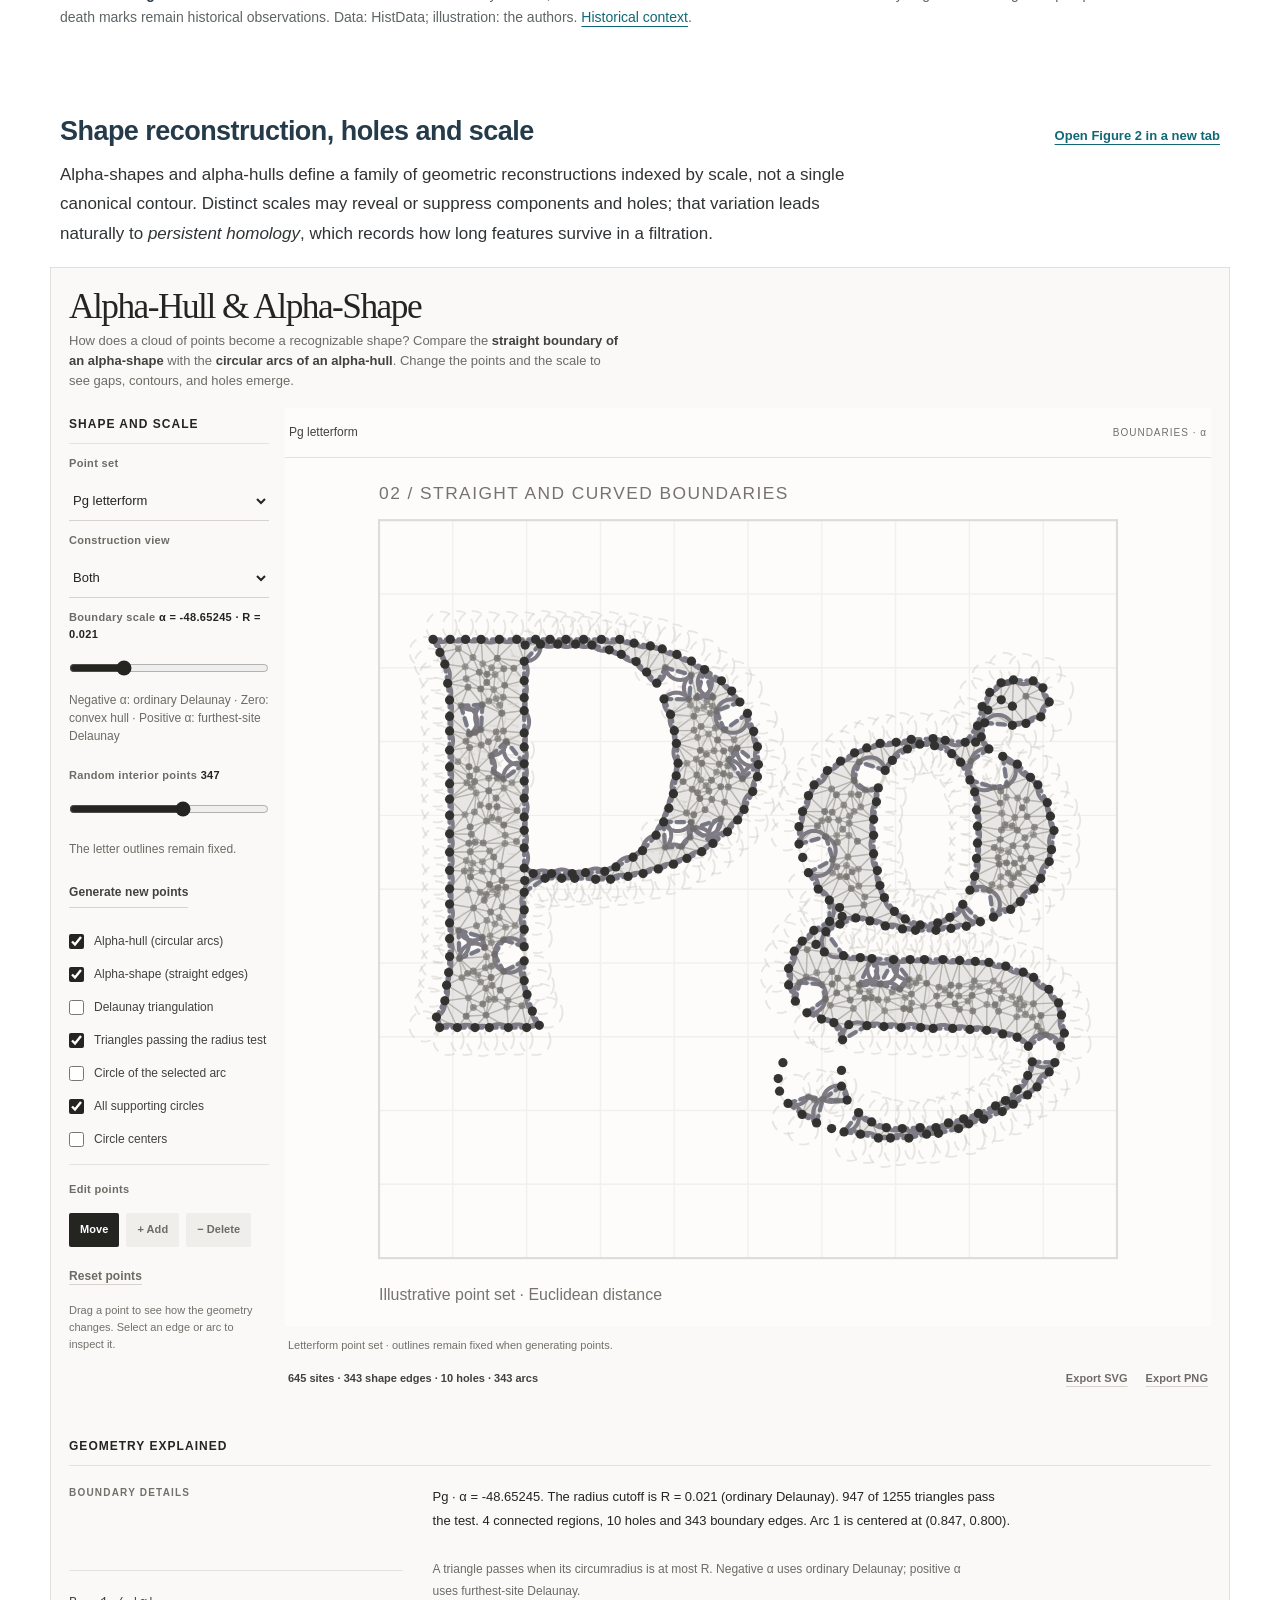
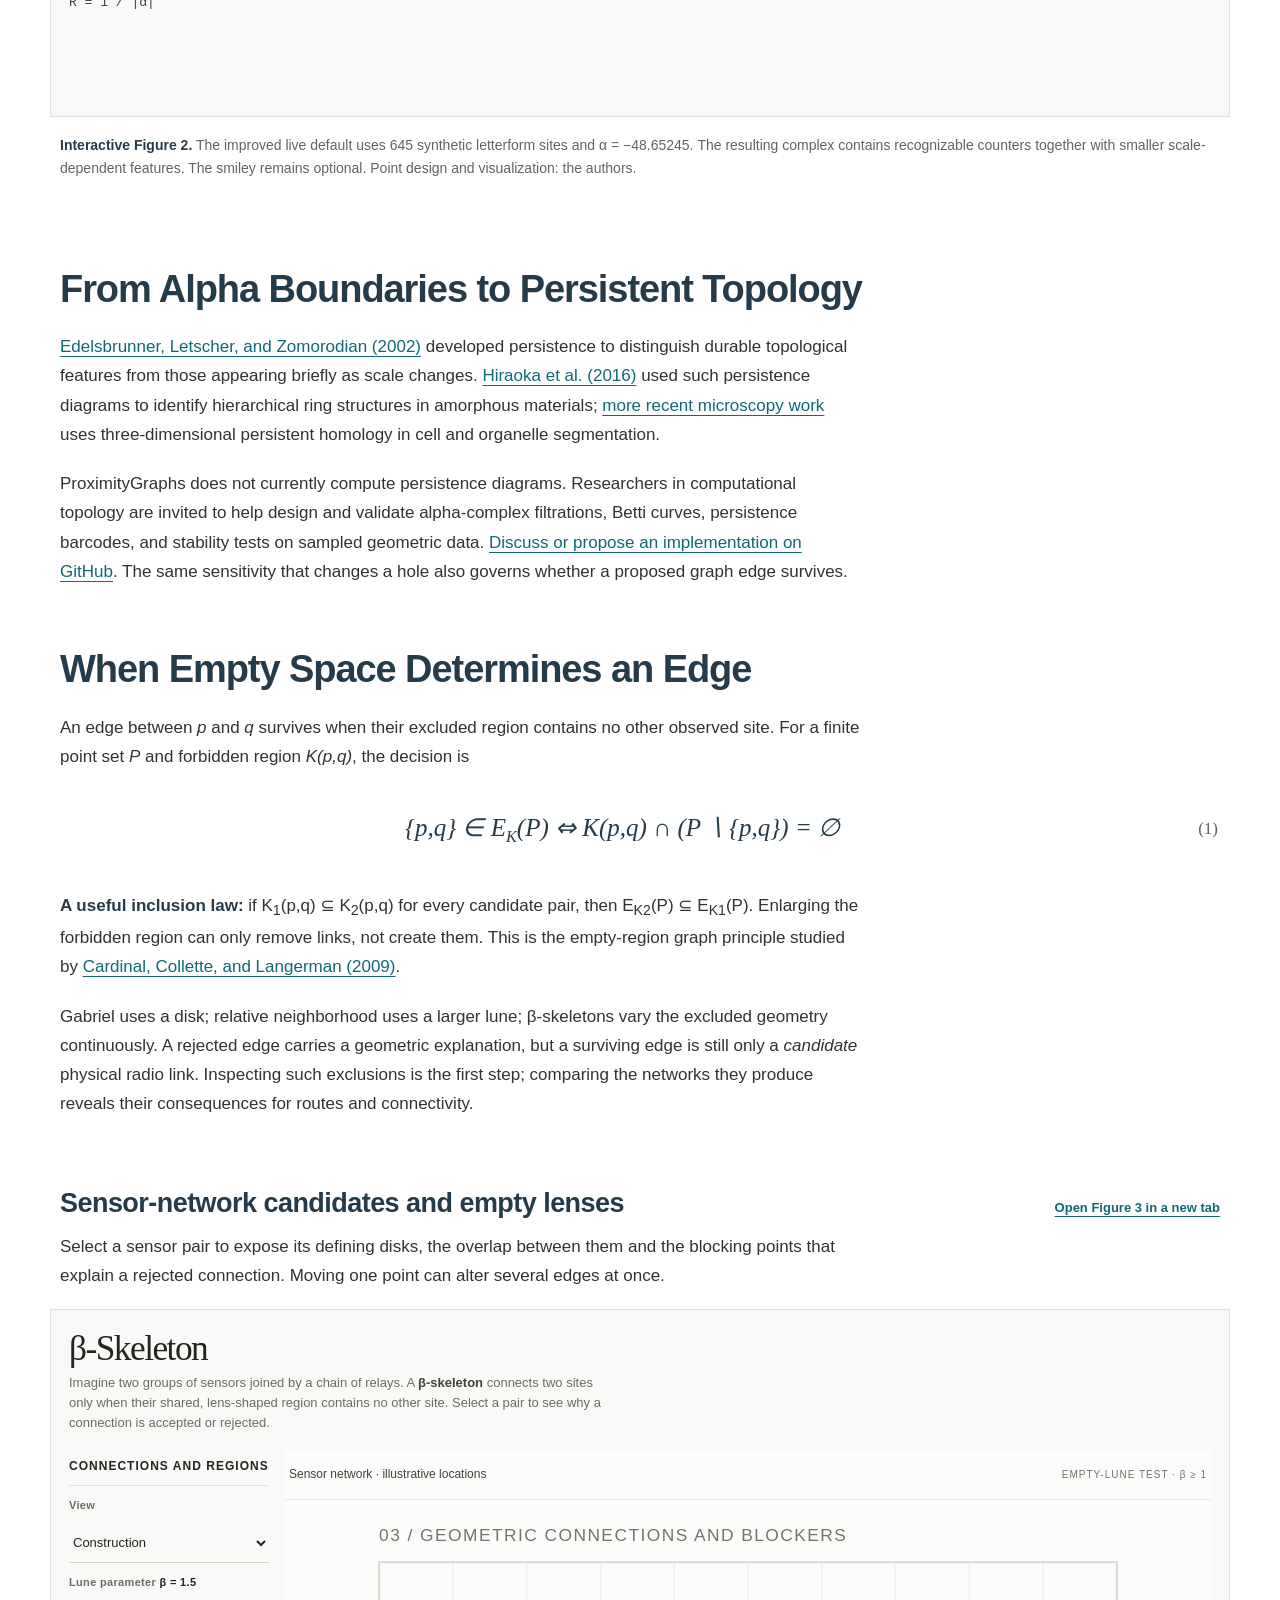
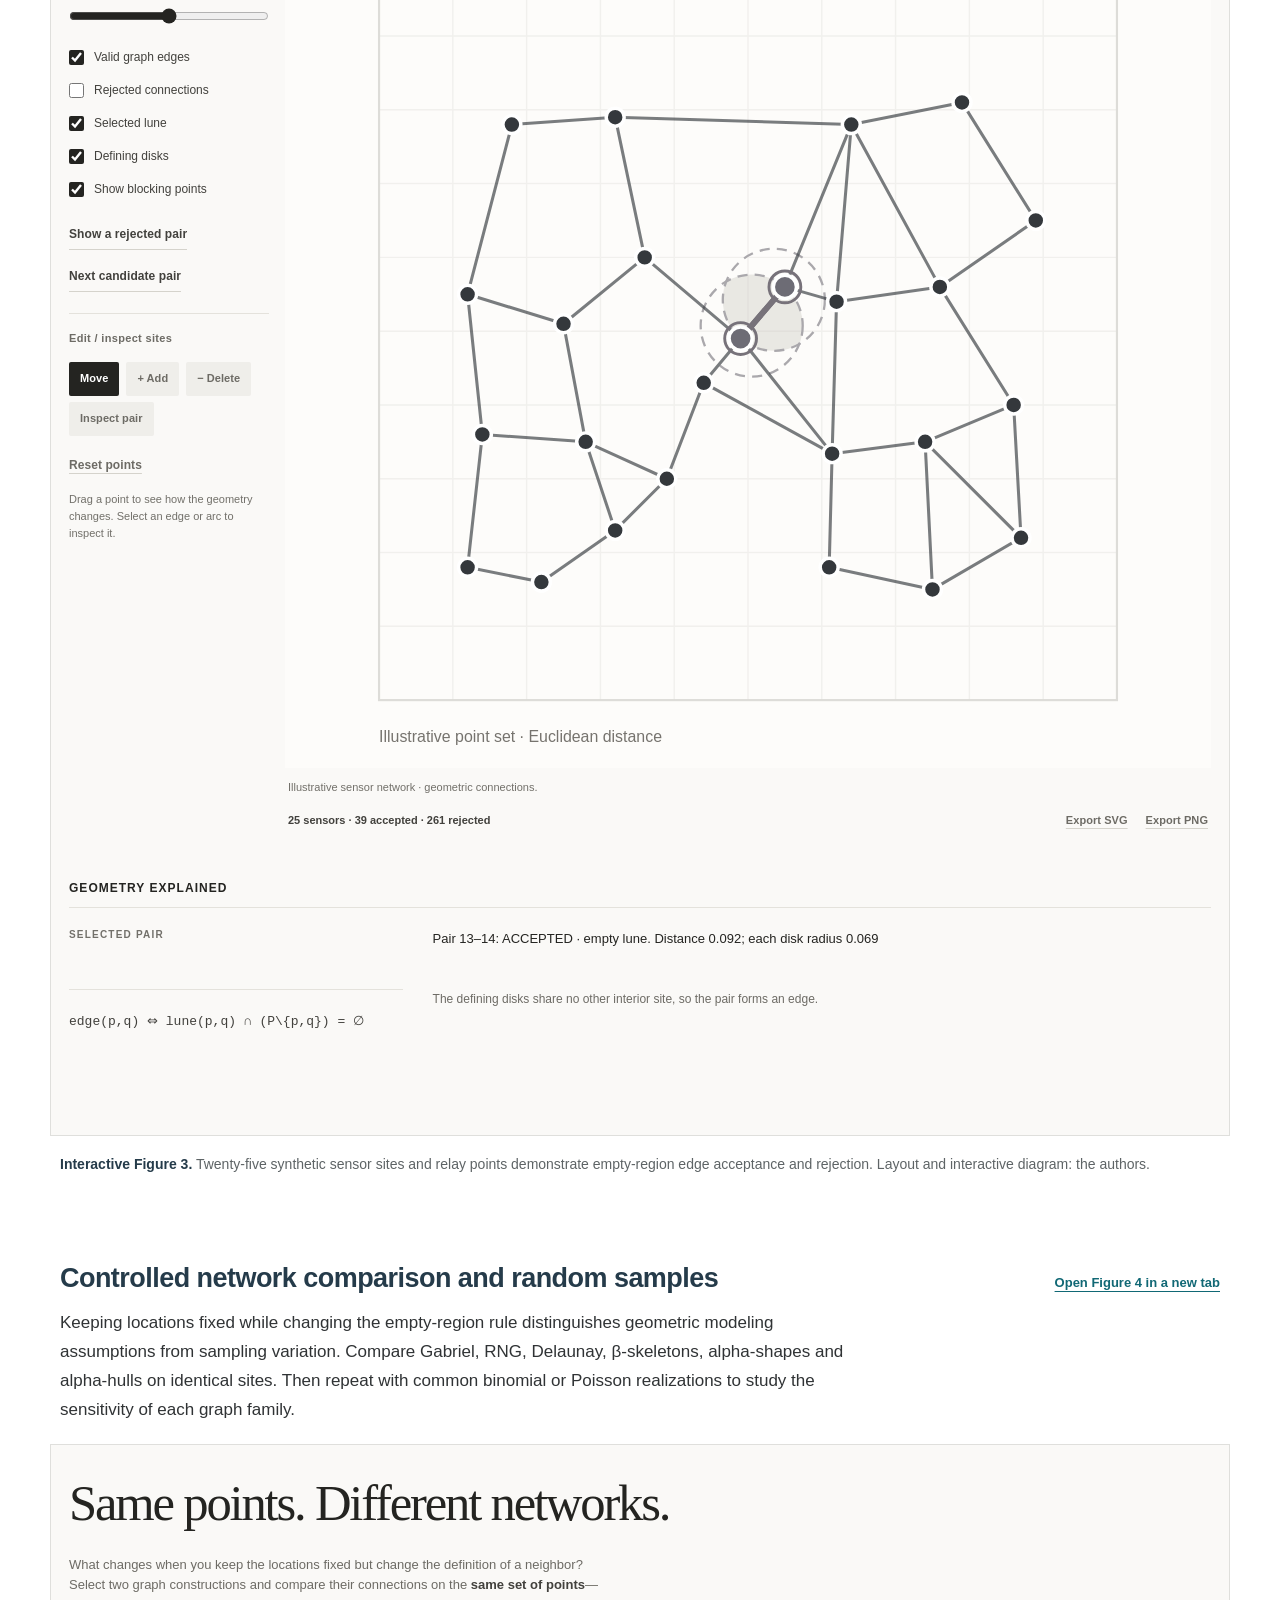
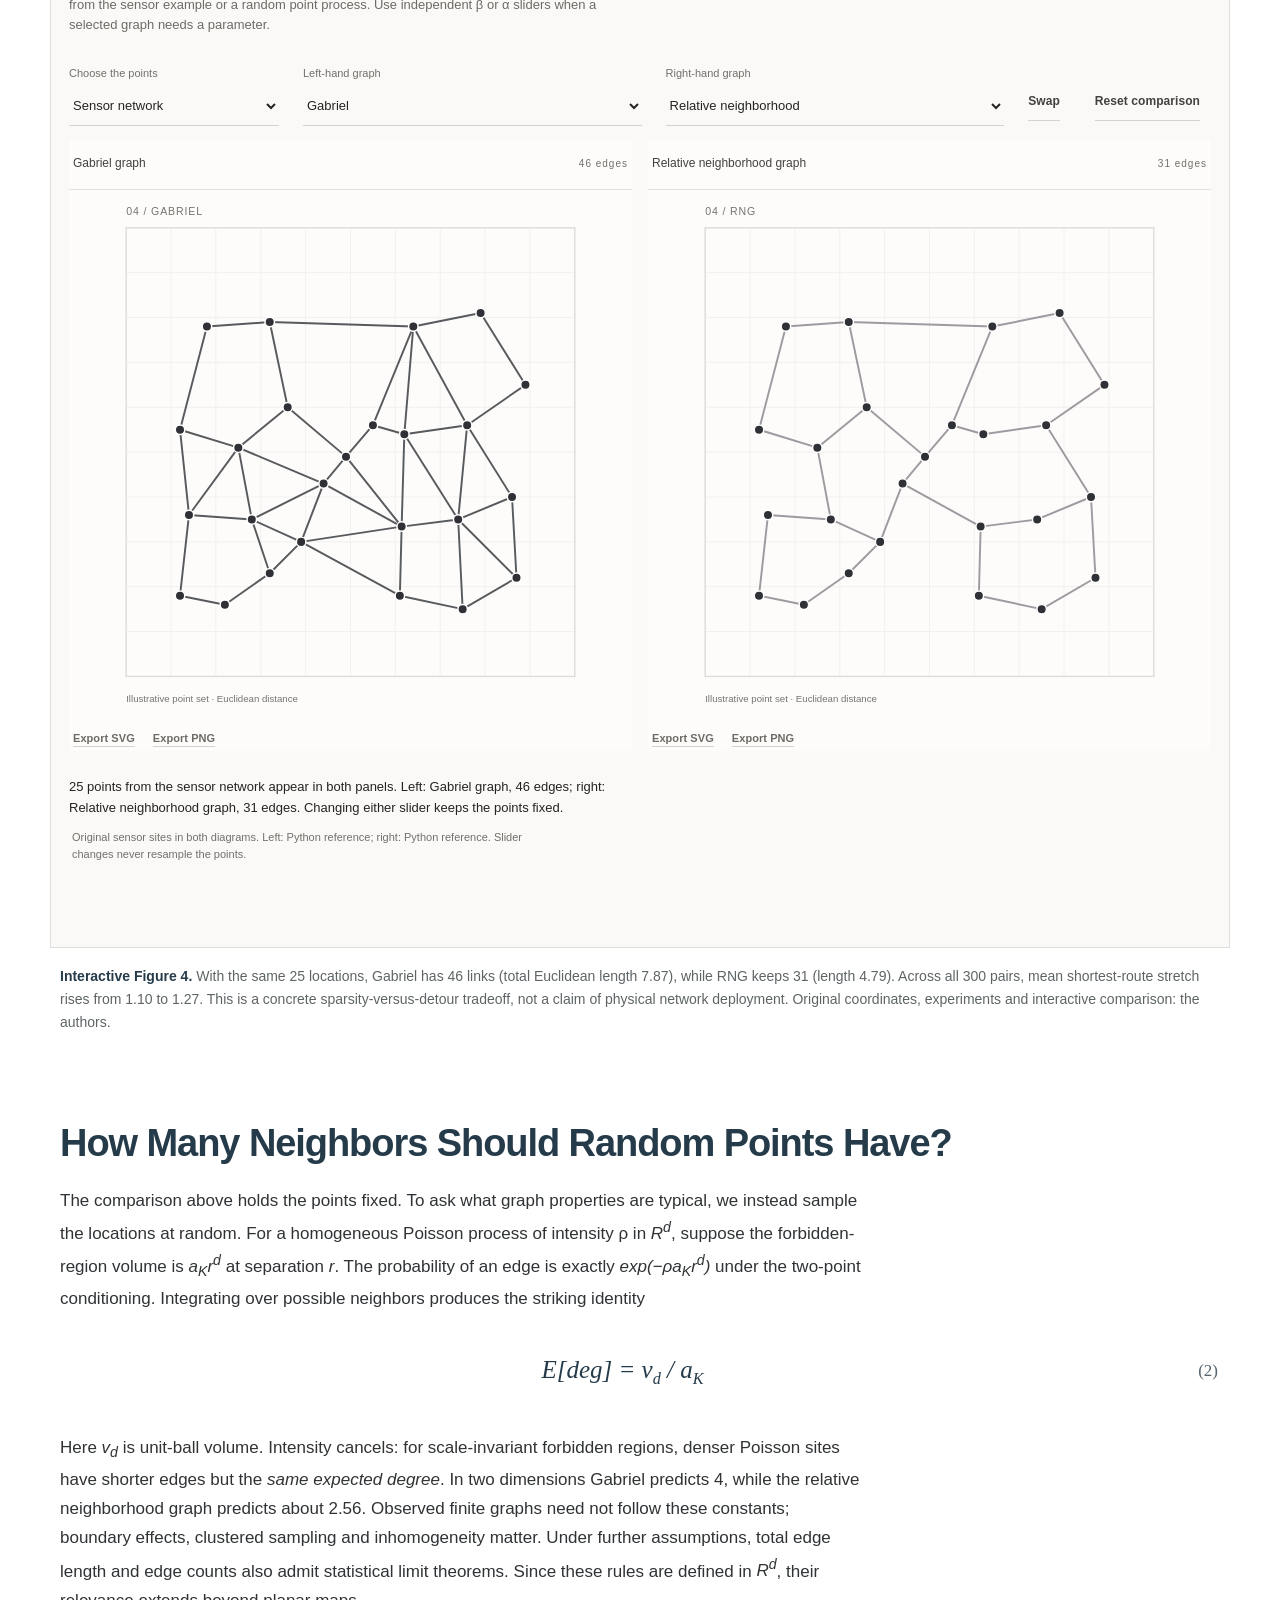
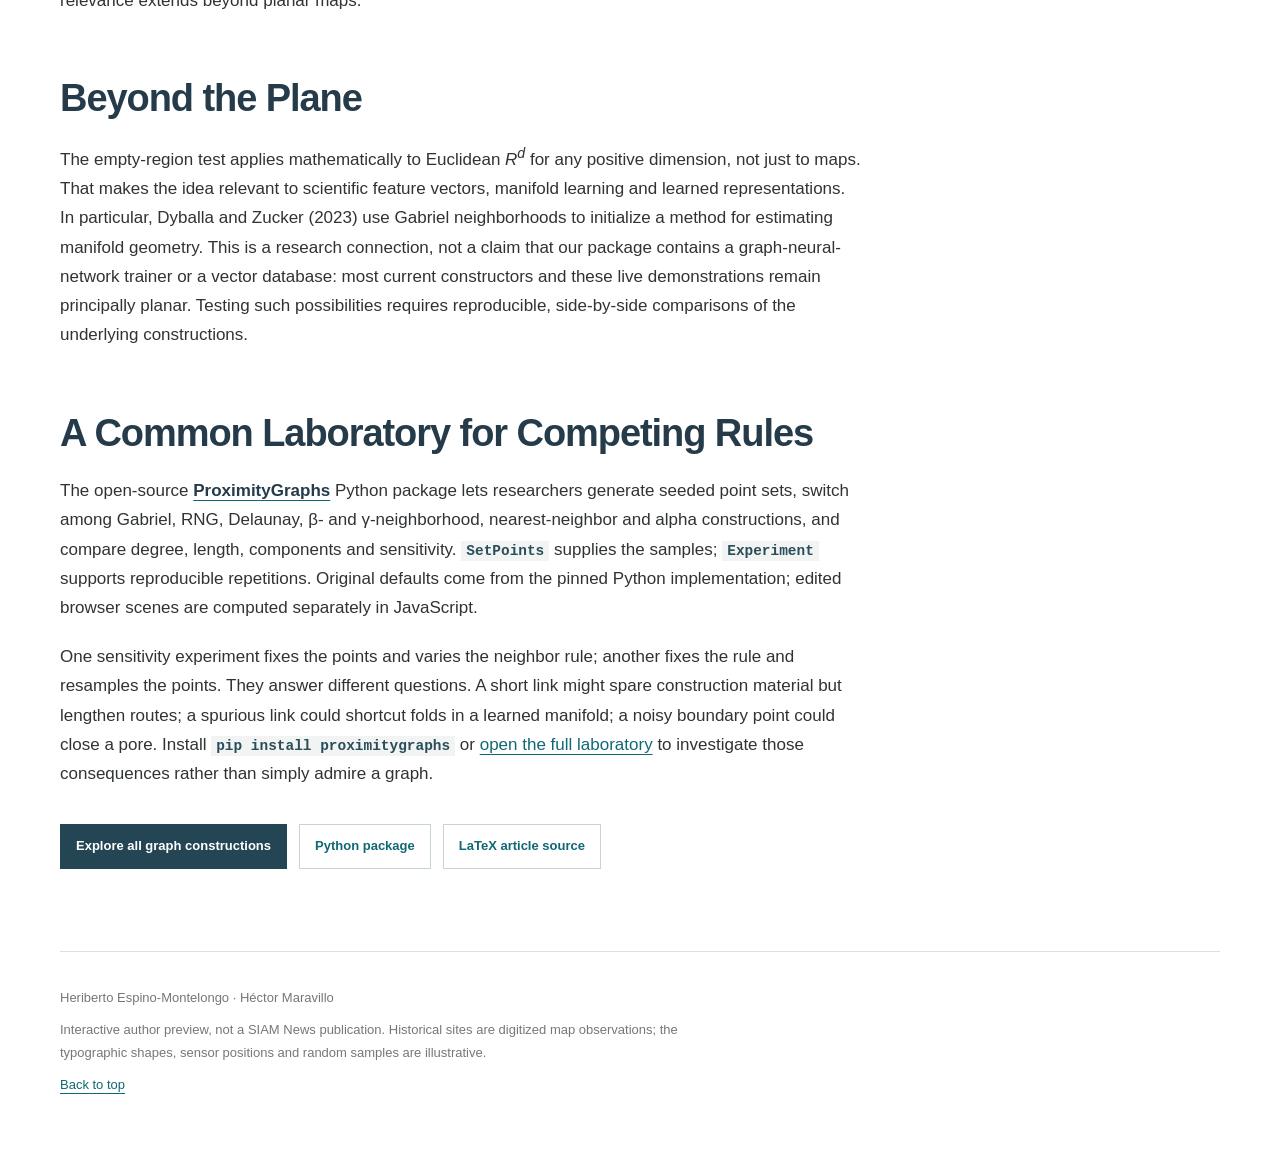
<file: site/article.html>
<!doctype html>
<html lang="en">
<head>
  <meta charset="utf-8">
  <meta name="viewport" content="width=device-width, initial-scale=1">
  <meta name="theme-color" content="#faf9f7">
  <meta name="description" content="Four live proximity graph experiments: historical Voronoi regions, alpha shape reconstruction, beta skeletons and controlled graph comparisons.">
  <meta property="og:title" content="The Empty Space That Makes a Network — Interactive ProximityGraphs Article">
  <meta property="og:description" content="The mathematics, history, applications, and four interactive geometric graph demonstrations.">
  <title>The Empty Space That Makes a Network | Interactive Article</title>
  <link rel="stylesheet" href="article.css">
  <script src="article.js" defer></script>
</head>
<body>
  <header class="article-nav">
    <a class="article-brand" href="./"><span class="brand-mark">Pg.</span> ProximityGraphs</a>
    <nav aria-label="Article navigation">
      <a href="#history">Origins</a>
      <a href="#applications">Applications</a>
      <a href="#figure1">Interactive figures</a>
      <a href="#software">Software</a>
      <a href="./">Full laboratory</a>
    </nav>
  </header>
  <main class="article-content" id="top">
    <header class="article-heading">
      <p class="eyebrow">SOFTWARE AND PROGRAMMING · PROPOSED SIAM NEWS FEATURE</p>
      <h1>The Empty Space That Makes a Network</h1>
      <p class="subtitle">What a cholera map, a letterform, and random points reveal about geometric graphs</p>
      <p class="article-authors"><strong>Heriberto Espino-Montelongo</strong> <span>· UDLAP</span> &nbsp; <strong>Héctor Maravillo</strong> <span>· UAM, Mexico</span></p>
      <p class="draft-note">Interactive author preview — not published or endorsed by SIAM News. The original software and diagrams are open for inspection.</p>
    </header>
    <p class="article-lead">A map records where things are; it does not decide which ones should be connected. A surprising class of geometric networks answers that question by inspecting the <em>space between points</em>—often, the absence of a third point determines whether an edge exists.</p>
    <section id="history" class="article-section">
      <h2>When Distance Defines a Neighborhood</h2>
      <p>In his revised map for the 1855 parish inquiry, John Snow drew a dotted <em>walking-distance equidistance boundary</em> around the Broad Street pump: a historically important precursor of a street-network Voronoi region. Our reconstruction instead partitions 13 digitized pumps by straight-line Euclidean distance, with 578 historical deaths as observations rather than vertices. The key is not that Snow's reasoning failed, but that his distance metric followed streets and our geometric model uses straight lines. <a href="https://doi.org/10.1080/13658816.2011.577433" target="_blank" rel="noopener noreferrer">Shiode (2012)</a> revisited the case using network-based Voronoi analysis.</p>
      <p>Gabriel and Sokal made emptiness a connection rule in their 1969 study of geographic variation: two sample sites became neighbors when their diameter disk contained no competing point. Toussaint's relative neighborhood graph (1980) replaced that disk with the intersection of two equal disks, a <em>lune</em>. Later β-skeletons, γ-neighborhoods and other variants changed the excluded region. Cardinal, Collette, and Langerman (2009) brought these rules together as <em>empty-region graphs</em> (ERGs), showing how the choice of region constrains graph properties. Each alternative makes a different assumption about what counts as nearby. Those choices will guide the interactive examples: first spatial allocation, then shape reconstruction, and finally graph connectivity.</p>
    </section>
    <section id="applications" class="article-section">
      <h2>Inspect the Decisions, Not Just the Drawings</h2>
      <p>The print-oriented draft selects three figures (historical map, alpha shape, and graph comparison); this online companion keeps all <strong>four</strong> live constructions. Print Figure 3 corresponds to Interactive Figure 4; the empty-lune sensor inspector is Interactive Figure 3 and remains online-only. Move one point and watch a cell move, a letter's counter close, or a candidate link disappear. Then keep the points fixed and switch graph rules: the difference comes from the mathematical model, not the sample. We start with nearest-facility geometry before examining how the same spatial reasoning can recover a boundary.</p>
    </section>
    <figure class="interactive-figure" id="figure1">
      <div class="figure-top"><h3>Spatial allocation and historical maps</h3><a href="./?embed=water" target="_blank" rel="noopener noreferrer">Open Figure 1 in a new tab</a></div>
      <p>Snow's road-distance boundary and our Euclidean cells answer related but distinct nearest-facility questions. Moving a pump in this interactive model changes a hypothetical modern partition, not the historical records.</p>
      <div class="embed-shell">
        <iframe src="./?embed=water" title="Interactive Figure 1: John Snow water pumps, Voronoi cells and Delaunay edges" loading="lazy"></iframe>
      </div>
      <figcaption><strong>Interactive Figure 1.</strong> Snow drew a road-distance catchment boundary in 1855; these are modern Euclidean Voronoi cells and Delaunay edges from 13 digitized pump sites. The 578 death marks remain historical observations. Data: HistData; illustration: the authors. <a href="#history">Historical context</a>.</figcaption>
    </figure>
    <figure class="interactive-figure" id="figure2">
      <div class="figure-top"><h3>Shape reconstruction, holes and scale</h3><a href="./?embed=habitat" target="_blank" rel="noopener noreferrer">Open Figure 2 in a new tab</a></div>
      <p>Alpha-shapes and alpha-hulls define a family of geometric reconstructions indexed by scale, not a single canonical contour. Distinct scales may reveal or suppress components and holes; that variation leads naturally to <em>persistent homology</em>, which records how long features survive in a filtration.</p>
      <div class="embed-shell">
        <iframe src="./?embed=habitat" title="Interactive Figure 2: serif Pg alpha shape, circular alpha hull, and supporting circles" loading="lazy"></iframe>
      </div>
      <figcaption><strong>Interactive Figure 2.</strong> The improved live default uses 645 synthetic letterform sites and α = −48.65245. The resulting complex contains recognizable counters together with smaller scale-dependent features. The smiley remains optional. Point design and visualization: the authors.</figcaption>
    </figure>
    <section class="article-section" id="persistent-homology">
      <h2>From Alpha Boundaries to Persistent Topology</h2>
      <p><a href="https://doi.org/10.1007/s00454-002-2885-2" target="_blank" rel="noopener noreferrer">Edelsbrunner, Letscher, and Zomorodian (2002)</a> developed persistence to distinguish durable topological features from those appearing briefly as scale changes. <a href="https://doi.org/10.1073/pnas.1520877113" target="_blank" rel="noopener noreferrer">Hiraoka et al. (2016)</a> used such persistence diagrams to identify hierarchical ring structures in amorphous materials; <a href="https://pmc.ncbi.nlm.nih.gov/articles/PMC10951800/" target="_blank" rel="noopener noreferrer">more recent microscopy work</a> uses three-dimensional persistent homology in cell and organelle segmentation.</p>
      <p>ProximityGraphs does not currently compute persistence diagrams. Researchers in computational topology are invited to help design and validate alpha-complex filtrations, Betti curves, persistence barcodes, and stability tests on sampled geometric data. <a href="https://github.com/ProximityGraphs/ProximityGraphs/issues" target="_blank" rel="noopener noreferrer">Discuss or propose an implementation on GitHub</a>. The same sensitivity that changes a hole also governs whether a proposed graph edge survives.</p>
    </section>
    <section class="article-section" id="empty-regions">
      <h2>When Empty Space Determines an Edge</h2>
      <p>An edge between <em>p</em> and <em>q</em> survives when their excluded region contains no other observed site. For a finite point set <em>P</em> and forbidden region <em>K(p,q)</em>, the decision is</p>
      <div class="equation" role="math" aria-label="An edge p q exists if and only if K of p q intersection P without p and q is empty. Equation one.">
        <span>{p,q} ∈ E<sub>K</sub>(P) ⇔ K(p,q) ∩ (P ∖ {p,q}) = ∅</span><span class="equation-number">(1)</span>
      </div>
      <p><strong>A useful inclusion law:</strong> if K<sub>1</sub>(p,q) ⊆ K<sub>2</sub>(p,q) for every candidate pair, then E<sub>K2</sub>(P) ⊆ E<sub>K1</sub>(P). Enlarging the forbidden region can only remove links, not create them. This is the empty-region graph principle studied by <a href="https://doi.org/10.1016/j.comgeo.2008.09.003" target="_blank" rel="noopener noreferrer">Cardinal, Collette, and Langerman (2009)</a>.</p>
      <p>Gabriel uses a disk; relative neighborhood uses a larger lune; β-skeletons vary the excluded geometry continuously. A rejected edge carries a geometric explanation, but a surviving edge is still only a <em>candidate</em> physical radio link. Inspecting such exclusions is the first step; comparing the networks they produce reveals their consequences for routes and connectivity.</p>
    </section>
    <figure class="interactive-figure" id="figure3">
      <div class="figure-top"><h3>Sensor-network candidates and empty lenses</h3><a href="./?embed=sensors" target="_blank" rel="noopener noreferrer">Open Figure 3 in a new tab</a></div>
      <p>Select a sensor pair to expose its defining disks, the overlap between them and the blocking points that explain a rejected connection. Moving one point can alter several edges at once.</p>
      <div class="embed-shell">
        <iframe src="./?embed=sensors" title="Interactive Figure 3: beta-skeleton sensor edges and empty-lune witnesses" loading="lazy"></iframe>
      </div>
      <figcaption><strong>Interactive Figure 3.</strong> Twenty-five synthetic sensor sites and relay points demonstrate empty-region edge acceptance and rejection. Layout and interactive diagram: the authors.</figcaption>
    </figure>
    <figure class="interactive-figure" id="figure4">
      <div class="figure-top"><h3>Controlled network comparison and random samples</h3><a href="./?embed=compare" target="_blank" rel="noopener noreferrer">Open Figure 4 in a new tab</a></div>
      <p>Keeping locations fixed while changing the empty-region rule distinguishes geometric modeling assumptions from sampling variation. Compare Gabriel, RNG, Delaunay, β-skeletons, alpha-shapes and alpha-hulls on identical sites. Then repeat with common binomial or Poisson realizations to study the sensitivity of each graph family.</p>
      <div class="embed-shell">
        <iframe src="./?embed=compare" title="Interactive Figure 4: two geometric graphs constructed on the exact same points" loading="lazy"></iframe>
      </div>
      <figcaption><strong>Interactive Figure 4.</strong> With the same 25 locations, Gabriel has 46 links (total Euclidean length 7.87), while RNG keeps 31 (length 4.79). Across all 300 pairs, mean shortest-route stretch rises from 1.10 to 1.27. This is a concrete sparsity-versus-detour tradeoff, not a claim of physical network deployment. Original coordinates, experiments and interactive comparison: the authors.</figcaption>
    </figure>
    <section class="article-section" id="probability">
      <h2>How Many Neighbors Should Random Points Have?</h2>
      <p>The comparison above holds the points fixed. To ask what graph properties are typical, we instead sample the locations at random. For a homogeneous Poisson process of intensity ρ in <em>R<sup>d</sup></em>, suppose the forbidden-region volume is <em>a<sub>K</sub>r<sup>d</sup></em> at separation <em>r</em>. The probability of an edge is exactly <em>exp(−ρa<sub>K</sub>r<sup>d</sup>)</em> under the two-point conditioning. Integrating over possible neighbors produces the striking identity</p>
      <div class="equation" role="math" aria-label="Expected degree equals v sub d divided by a sub K. Equation two.">
        <span>E[deg] = v<sub>d</sub> / a<sub>K</sub></span><span class="equation-number">(2)</span>
      </div>
      <p>Here <em>v<sub>d</sub></em> is unit-ball volume. Intensity cancels: for scale-invariant forbidden regions, denser Poisson sites have shorter edges but the <em>same expected degree</em>. In two dimensions Gabriel predicts 4, while the relative neighborhood graph predicts about 2.56. Observed finite graphs need not follow these constants; boundary effects, clustered sampling and inhomogeneity matter. Under further assumptions, total edge length and edge counts also admit statistical limit theorems. Since these rules are defined in <em>R<sup>d</sup></em>, their relevance extends beyond planar maps.</p>
    </section>
    <section class="article-section" id="dimensions">
      <h2>Beyond the Plane</h2>
      <p>The empty-region test applies mathematically to Euclidean <em>R<sup>d</sup></em> for any positive dimension, not just to maps. That makes the idea relevant to scientific feature vectors, manifold learning and learned representations. In particular, Dyballa and Zucker (2023) use Gabriel neighborhoods to initialize a method for estimating manifold geometry. This is a research connection, not a claim that our package contains a graph-neural-network trainer or a vector database: most current constructors and these live demonstrations remain principally planar. Testing such possibilities requires reproducible, side-by-side comparisons of the underlying constructions.</p>
    </section>
    <section class="article-section" id="software">
      <h2>A Common Laboratory for Competing Rules</h2>
      <p>The open-source <a href="https://github.com/ProximityGraphs/ProximityGraphs" target="_blank" rel="noopener noreferrer"><strong>ProximityGraphs</strong></a> Python package lets researchers generate seeded point sets, switch among Gabriel, RNG, Delaunay, β- and γ-neighborhood, nearest-neighbor and alpha constructions, and compare degree, length, components and sensitivity. <code>SetPoints</code> supplies the samples; <code>Experiment</code> supports reproducible repetitions. Original defaults come from the pinned Python implementation; edited browser scenes are computed separately in JavaScript.</p>
      <p>One sensitivity experiment fixes the points and varies the neighbor rule; another fixes the rule and resamples the points. They answer different questions. A short link might spare construction material but lengthen routes; a spurious link could shortcut folds in a learned manifold; a noisy boundary point could close a pore. Install <code>pip install proximitygraphs</code> or <a href="./">open the full laboratory</a> to investigate those consequences rather than simply admire a graph.</p>
      <div class="article-cta"><a href="./">Explore all graph constructions</a><a href="https://pypi.org/project/proximitygraphs/" target="_blank" rel="noopener noreferrer">Python package</a><a href="https://github.com/heri-espino/proximitygraphs-siam-figures/blob/main/article/main.tex" target="_blank" rel="noopener noreferrer">LaTeX article source</a></div>
    </section>
    <footer class="article-footer"><p>Heriberto Espino-Montelongo · Héctor Maravillo</p><p>Interactive author preview, not a SIAM News publication. Historical sites are digitized map observations; the typographic shapes, sensor positions and random samples are illustrative.</p><a href="#top">Back to top</a></footer>
  </main>
</body>
</html>
</file>
<file: site/styles.css>
/* ProximityGraphs — editorial laboratory
 * Monochrome / typographic hierarchy / mathematical figures first.
 * No component-card shadows, gradient branding, or saturated UI chrome.
 */
:root {
  color-scheme: light;
  --ink: #242421;
  --ink-soft: #42413d;
  --muted: #6d6b65;
  --quiet: #72706a;
  --line: #e4e2dc;
  --line-strong: #d5d3cc;
  --bg: #faf9f7;
  --paper: #fff;
  --plot: #fdfcfa;
  --selection: #5e6070;
  --danger: #a26065;
  --serif: "Iowan Old Style", "Baskerville", "Palatino Linotype", Georgia, serif;
  --sans: "Helvetica Neue", Helvetica, Arial, ui-sans-serif, system-ui, sans-serif;
  --ease: cubic-bezier(.22, 1, .36, 1);
}
* { box-sizing: border-box; }
html { scroll-behavior: auto; scroll-padding-top: 105px; }
body {
  margin: 0;
  min-width: 320px;
  background: var(--bg);
  color: var(--ink);
  font-family: var(--sans);
  font-size: 15px;
  font-weight: 400;
  line-height: 1.62;
  -webkit-font-smoothing: antialiased;
}
::selection { background: #dfdedb; color: var(--ink); }
a { color: inherit; text-underline-offset: 4px; text-decoration-color: #aaa7a1; }
a:hover { text-decoration-color: currentColor; }
button, input, select { font: inherit; }
button { cursor: pointer; }
button:disabled { cursor: not-allowed; opacity: .48; }
:focus-visible {
  outline: 2px solid var(--selection);
  outline-offset: 4px;
}
h1, h2, h3, p { margin-top: 0; }
h1, h2 { font-family: var(--serif); font-weight: 400; letter-spacing: -.043em; }
h1 { font-size: clamp(58px, 6.3vw, 106px); line-height: .995; margin: 14px 0 30px; max-width: 900px; }
h1 em { font-weight: 400; font-style: italic; }
h2 { font-size: clamp(41px, 4.3vw, 68px); line-height: 1.08; margin: 11px 0 24px; }
h3 { font-size: 12px; letter-spacing: .085em; font-weight: 650; text-transform: uppercase; margin: 0 0 21px; }
p { max-width: 80ch; }
.wrap { width: min(1420px, calc(100% - clamp(36px, 8vw, 150px))); margin: 0 auto; }

/* Quiet navigation: a thin baseline instead of a floating app bar. */
.masthead {
  position: sticky;
  top: 0;
  z-index: 50;
  background: rgb(250 249 247 / 94%);
  border-bottom: 1px solid var(--line);
  -webkit-backdrop-filter: blur(16px);
  backdrop-filter: blur(16px);
}
.masthead-inner {
  min-height: 82px;
  display: flex;
  align-items: center;
  justify-content: space-between;
  gap: 26px;
}
.brand {
  display: inline-flex;
  gap: 13px;
  align-items: baseline;
  white-space: nowrap;
  text-decoration: none;
  color: var(--ink);
  font-size: 15px;
  font-weight: 620;
  letter-spacing: -.025em;
}
.mark {
  display: inline-block;
  font-family: var(--serif);
  font-weight: 500;
  font-size: 24px;
  font-style: italic;
  line-height: 1;
  letter-spacing: -.08em;
  color: var(--ink);
}
.brand .muted { font-weight: 390; color: var(--quiet); letter-spacing: 0; }
.masthead nav { display: flex; align-items: center; flex-wrap: wrap; gap: 10px 29px; }
.masthead nav a {
  position: relative;
  padding: 8px 0;
  text-decoration: none;
  color: var(--muted);
  font-size: 12px;
  font-weight: 520;
  letter-spacing: .013em;
  transition: color .2s ease;
}
.masthead nav a::after {
  content: "";
  position: absolute;
  left: 0;
  right: 100%;
  bottom: 3px;
  height: 1px;
  background: currentColor;
  transition: right .26s var(--ease);
}
.masthead nav a:is(:hover, :focus-visible, [aria-current="location"]) { color: var(--ink); }
.masthead nav a:is(:hover, :focus-visible, [aria-current="location"])::after { right: 0; }

/* Front matter: a generous publication-like hero. */
.hero {
  display: grid;
  grid-template-columns: minmax(0, 1.1fr) minmax(320px, .9fr);
  gap: clamp(35px, 5vw, 92px);
  align-items: center;
  min-height: min(755px, 88vh);
  padding: 95px 0 105px;
}
.hero-copy { min-width: 0; }
.eyebrow, .section-kicker, .chapter-meta {
  text-transform: uppercase;
  color: var(--quiet);
  font-size: 11px;
  font-weight: 550;
  letter-spacing: .18em;
}
.lead {
  font-size: clamp(17px, 1.55vw, 21px);
  line-height: 1.72;
  max-width: 34em;
  font-weight: 380;
  color: var(--muted);
}
.lead em { color: var(--ink); font-style: normal; }
.hero-actions { display: flex; gap: 25px; flex-wrap: wrap; align-items: center; margin: 36px 0 24px; }
.button, .utility, .export, .tool-mode, .reset-points {
  display: inline-flex;
  justify-content: center;
  align-items: center;
  gap: 7px;
  text-decoration: none;
  border: 0;
  border-radius: 0;
  background: transparent;
  color: var(--ink-soft);
  font-size: 12px;
  font-weight: 560;
  letter-spacing: .006em;
  padding: 9px 0;
  transition: color .22s ease, background .22s ease, transform .22s var(--ease);
}
.button:hover, .utility:hover, .export:hover, .reset-points:hover { color: var(--ink); }
.button:not(.primary) { border-bottom: 1px solid var(--line-strong); }
.button:not(.primary):hover { border-color: var(--ink); }
.button.primary {
  background: var(--ink);
  color: var(--paper);
  padding: 13px 21px;
  border-radius: 2px;
  letter-spacing: .02em;
}
.button.primary:hover { background: #464540; color: var(--paper); transform: translateY(-2px); }
.install-hint {
  display: flex;
  align-items: baseline;
  flex-wrap: wrap;
  gap: 11px;
  margin: 25px 0 5px;
  font-size: 12px;
  color: var(--quiet);
}
.install-hint code {
  padding: 0 0 2px;
  border-bottom: 1px dotted #aaa9a3;
  user-select: all;
  background: transparent;
  color: var(--ink);
  font-size: 12px;
}
.install-hint span, .source { font-size: 11px; font-weight: 400; color: var(--quiet); }
.source { margin-top: 16px; line-height: 1.5; }
.hero-visual {
  position: relative;
  margin: 0;
  padding: 25px 0 0;
  background: transparent;
}
.hero-visual::before {
  content: "";
  position: absolute;
  width: 70%;
  aspect-ratio: 1;
  top: 0;
  right: 2%;
  border-radius: 50%;
  background: #f0efeb;
  z-index: -1;
}
.hero-visual img {
  width: 100%;
  height: auto;
  aspect-ratio: 1.13;
  object-fit: contain;
  display: block;
  background: transparent;
  mix-blend-mode: multiply;
  filter: grayscale(.18);
  transform-origin: 50% 50%;
  transition: transform .9s var(--ease);
}
.hero-visual:hover img { transform: scale(1.025); }
.hero-visual span {
  display: block;
  margin-top: 17px;
  text-align: right;
  font-size: 10px;
  letter-spacing: .13em;
  font-weight: 520;
  color: var(--quiet);
}

/* A printed contents page, not a tiled feature dashboard. */
.directory {
  padding: 68px 0 116px;
  border-top: 1px solid var(--line);
}
.directory h2 { max-width: 14ch; }
.section-intro {
  margin: 0 0 53px;
  color: var(--muted);
  font-size: 15px;
  line-height: 1.7;
}
.chapter-grid { display: grid; grid-template-columns: repeat(3,minmax(0,1fr)); gap: clamp(21px,3.2vw,55px); }
.chapter-card {
  position: relative;
  display: flex;
  flex-direction: column;
  min-width: 0;
  padding: 24px 0 8px;
  background: transparent;
  text-decoration: none;
  color: var(--ink);
  border: 0;
  border-top: 1px solid var(--line-strong);
  transition: border-color .3s ease;
}
.chapter-card:hover { border-top-color: var(--ink); }
.chapter-card img {
  order: 2;
  width: 100%;
  height: clamp(165px, 17vw, 244px);
  object-fit: contain;
  margin: 19px 0 21px;
  background: transparent;
  mix-blend-mode: multiply;
  filter: grayscale(.28);
  transition: transform .7s var(--ease), filter .4s ease;
}
.chapter-card:hover img { transform: translateY(-4px) scale(1.015); filter: grayscale(0); }
.chapter-card .chapter-meta { order: 0; font-size: 10px; }
.chapter-card strong {
  order: 1;
  display: block;
  font-family: var(--serif);
  font-size: clamp(23px, 2vw, 31px);
  line-height: 1.2;
  font-weight: 400;
  letter-spacing: -.035em;
  margin-top: 12px;
}
.chapter-card > span:last-child {
  order: 3;
  display: block;
  font-size: 13px;
  color: var(--muted);
  line-height: 1.68;
  max-width: 40ch;
}

/* Laboratories are continuous editorial sections separated by white space. */
.exhibit {
  padding: 88px 0 110px;
  margin: 0;
  background: transparent;
  border: 0;
  border-top: 1px solid var(--line);
  border-radius: 0;
  box-shadow: none;
  scroll-margin-top: 84px;
}
.section-heading {
  display: flex;
  align-items: end;
  justify-content: space-between;
  gap: 50px;
  margin: 0 0 47px;
}
.section-heading > div { max-width: 920px; }
.intro {
  font-size: 15px;
  line-height: 1.8;
  color: var(--muted);
  max-width: 76ch;
  margin: 0;
}
.intro strong, .section-intro strong { color: var(--ink-soft); font-weight: 560; }
.section-next {
  white-space: nowrap;
  color: var(--muted);
  font-size: 12px;
  font-weight: 520;
  padding: 0 0 5px;
  border-bottom: 1px solid var(--line-strong);
  text-decoration: none;
  margin: 0 0 6px;
  transition: border-color .2s, color .2s;
}
.section-next:hover { color: var(--ink); border-color: var(--ink); }
.studio {
  display: grid;
  grid-template-columns: minmax(170px,205px) minmax(0,1fr) minmax(190px,215px);
  gap: clamp(16px, 2.8vw, 43px);
  align-items: start;
}
.studio-panel {
  min-width: 0;
  padding: 7px 0 0;
  background: transparent;
  border: 0;
  border-radius: 0;
}
.studio-panel h3 {
  padding: 0 0 16px;
  margin: 0 0 23px;
  border-bottom: 1px solid var(--line);
}
.studio-main { min-width: 0; }
.control-label, .point-toolbar-label {
  display: block;
  color: var(--muted);
  font-size: 11px;
  font-weight: 580;
  letter-spacing: .03em;
  margin: 21px 0 8px;
}
.control-label strong { font-weight: 620; color: var(--ink); }
.control-select {
  width: 100%;
  color: var(--ink);
  background-color: transparent;
  padding: 11px 20px 11px 0;
  font-size: 13px;
  font-weight: 490;
  border: 0;
  border-bottom: 1px solid var(--line-strong);
  border-radius: 0;
  cursor: pointer;
}
.control-select:hover { border-bottom-color: var(--ink); }
input[type="range"] {
  display: block;
  width: 100%;
  margin: 16px 0 24px;
  accent-color: var(--ink);
  cursor: pointer;
}
.toggle {
  display: flex;
  align-items: flex-start;
  gap: 10px;
  color: var(--ink-soft);
  font-size: 12px;
  line-height: 1.5;
  margin: 15px 0;
  cursor: pointer;
}
.toggle input[type="checkbox"] {
  accent-color: var(--ink);
  flex: none;
  width: 15px;
  height: 15px;
  margin: 2px 0 0;
}
.utility {
  display: inline-flex;
  width: fit-content;
  max-width: 100%;
  text-align: left;
  padding: 8px 0 6px;
  border-bottom: 1px solid var(--line-strong);
  margin: 5px 11px 5px 0;
  line-height: 1.45;
}
.utility:hover { border-color: var(--ink); }
.pg-density-controls { margin: 22px 0 19px; }
.pg-density-controls[hidden] { display: none; }
.pg-density-controls .density-hint { margin: 4px 0 10px; font-size: 0.75rem; color: var(--muted); line-height: 1.4; }
.pg-density-controls .utility { margin-top: 8px; }
.studio-panel > .density-hint { margin: -9px 0 12px; color: var(--muted); font-size: .75rem; line-height: 1.5; }
.process-heading { font-family: inherit; font-size: 12px; font-weight: 620; letter-spacing: .04em; margin: 21px 0 -6px; color: var(--ink-soft); }

.panel-divider { height: 1px; background: var(--line); margin: 31px 0 24px; }
.point-toolbar { display: flex; flex-wrap: wrap; align-items: center; gap: 6px 7px; }
.point-toolbar-label { flex-basis: 100%; margin: 0 0 8px; }
.tool-mode {
  font-size: 11px;
  padding: 8px 11px;
  min-height: 34px;
  background: #efeeea;
  border-radius: 2px;
  color: var(--muted);
}
.tool-mode[aria-pressed="true"] { background: var(--ink); color: #fff; }
.tool-mode:not([aria-pressed="true"]):hover { color: var(--ink); background: #e6e4df; }
.reset-points {
  flex-basis: 100%;
  display: inline;
  text-align: left;
  width: fit-content;
  padding: 6px 0 2px;
  margin: 8px 0 0;
  color: var(--muted);
  text-decoration: underline;
  text-decoration-color: var(--line-strong);
  text-underline-offset: 4px;
}
.point-help { flex-basis: 100%; font-size: 11px; line-height: 1.55; color: var(--quiet); margin: 7px 0; }
.chart-frame {
  overflow: hidden;
  border: 0;
  border-radius: 0;
  background: var(--plot);
}
.chart-top {
  display: flex;
  justify-content: space-between;
  align-items: baseline;
  gap: 16px;
  padding: 15px 4px;
  background: transparent;
  border-bottom: 1px solid var(--line);
  color: var(--ink-soft);
  font-size: 12px;
  font-weight: 520;
}
.chart-top span:last-child { color: var(--quiet); font-size: 10px; font-weight: 520; letter-spacing: .1em; }
svg {
  display: block;
  width: 100%;
  height: auto;
  background: var(--plot);
  touch-action: manipulation;
}
#water-plot, #habitat-plot, #sensors-plot { touch-action: none; }
svg .selectable { cursor: pointer; }
svg .selectable:focus-visible { outline: none; filter: drop-shadow(0 0 2px #55545d); }
svg[data-mode="move"] .editable-site { cursor: grab; }
svg[data-mode="move"] .editable-site:active { cursor: grabbing; }
svg[data-mode="add"] { cursor: crosshair; }
svg[data-mode="delete"] .editable-site { cursor: not-allowed; }
svg[data-mode="inspect"] .editable-site { cursor: crosshair; }
svg .editable-site { pointer-events: all; }
.geometry-source { font-size: 11px; line-height: 1.55; color: var(--quiet); padding: 0; margin: 11px 3px 0; }
.figure-actions { display: flex; align-items: center; flex-wrap: wrap; gap: 18px; padding: 13px 3px 0; }
.figure-actions .stat {
  margin-right: auto;
  font-size: 11px;
  font-weight: 550;
  color: var(--ink-soft);
}
.figure-actions .export {
  padding: 3px 0;
  color: var(--muted);
  font-size: 11px;
  text-decoration: underline;
  text-decoration-color: var(--line-strong);
  text-underline-offset: 4px;
}
.figure-actions .export:hover { color: var(--ink); text-decoration-color: var(--ink); }
.insight { background: transparent; }
.insight h3 { color: var(--ink); }
.insight-label {
  color: var(--quiet);
  font-size: 10px;
  text-transform: uppercase;
  letter-spacing: .12em;
  font-weight: 600;
  margin: 25px 0 9px;
}
.insight-result {
  font-family: var(--sans);
  color: var(--ink);
  font-size: 13px;
  line-height: 1.8;
  font-weight: 520;
  overflow-wrap: anywhere;
}
.formula {
  border: 0;
  border-top: 1px solid var(--line);
  border-radius: 0;
  background: transparent;
  padding: 20px 0 0;
  margin: 29px 0 17px;
  font: 13px/1.9 ui-monospace, SFMono-Regular, Menlo, Consolas, monospace;
  color: var(--ink-soft);
  overflow-wrap: anywhere;
}
.insight-note { color: var(--muted); font-size: 12px; line-height: 1.8; }
.context {
  max-width: 96ch;
  margin: 33px 0 0;
  padding: 18px 0 0;
  border: 0;
  border-top: 1px solid var(--line);
  color: var(--muted);
  font-size: 12px;
  line-height: 1.85;
}
.context strong { color: var(--ink-soft); font-weight: 600; }

/* Side-by-side comparisons keep the same paper-like graphic treatment. */
.compare-controls { display: flex; align-items: end; flex-wrap: wrap; gap: 15px 24px; margin: 30px 0 38px; }
.compare-controls label {
  display: flex;
  flex-direction: column;
  gap: 3px;
  color: var(--quiet);
  font-size: 11px;
  font-weight: 520;
}
.compare-controls .control-select { min-width: 210px; }
.compare-model { display: flex; flex-direction: column; gap: 10px; min-width: 210px; flex: 1 1 220px; }
.compare-model > label { display: flex; flex-direction: column; gap: 3px; }
.compare-model-parameter { display: flex; flex-direction: column; gap: 6px; max-width: 360px; }
.compare-model-parameter[hidden] { display: none !important; }
.compare-model-parameter .control-label { display: flex; flex-direction: row; justify-content: space-between; align-items: baseline; gap: 12px; }
.compare-model-parameter output { font-size: 13px; color: var(--ink); font-weight: 650; font-variant-numeric: tabular-nums; }
.compare-model-parameter input[type="range"] { width: 100%; cursor: pointer; accent-color: var(--ink); }
.compare-model-parameter input[type="range"]:focus-visible { outline: 3px solid var(--teal, #427278); outline-offset: 4px; }

.compare-process-controls { max-width: 460px; margin: -15px 0 30px; }
.compare-process-controls[hidden] { display: none; }
.compare-process-controls .control-label { margin: 12px 0 7px; }
.compare-process-controls input[type="range"] { margin: 12px 0; }
.compare-process-controls .density-hint { margin: 5px 0; font-size: .75rem; color: var(--muted); line-height: 1.5; }
.compare-process-controls .utility { margin: 9px 0 0; }

.compare-controls button { height: 40px; }
.compare-grid { display: grid; grid-template-columns: repeat(2,minmax(0,1fr)); gap: clamp(17px,4vw,65px); }
.compare-grid .figure-actions { padding: 10px 4px 0; }
.compare-insight { color: var(--ink); font-size: 13px; font-weight: 520; margin: 25px 0 7px; }

/* End matter resembles a colophon and bibliography, not a CTA panel. */
.about-section {
  display: grid;
  grid-template-columns: 1.4fr .6fr;
  gap: clamp(32px,9vw,150px);
  padding: 100px 0 130px;
  border-top: 1px solid var(--line);
}
.about-section p { color: var(--muted); line-height: 1.85; max-width: 72ch; }
.resource-links { display: flex; flex-direction: column; gap: 19px; padding: 12px 0 0; background: transparent; }
.resource-links h3 { border-bottom: 1px solid var(--line); padding-bottom: 17px; }
.resource-links a { font-size: 13px; font-weight: 520; text-decoration: none; border-bottom: 1px solid var(--line); padding-bottom: 14px; }
.resource-links a:hover { border-bottom-color: var(--ink); }
footer { border-top: 1px solid var(--line); background: transparent; color: var(--quiet); }
footer .wrap { min-height: 92px; display: flex; align-items: center; justify-content: space-between; flex-wrap: wrap; gap: 14px; font-size: 11px; }
footer a { color: var(--ink-soft); }

/* Section changes animate only when a reader follows a section link.
 * Scrolling never applies a class or hides an unreached section.
 */
@media (prefers-reduced-motion: no-preference) {
  html.motion-ready .is-section-entering .section-kicker,
  html.motion-ready .is-section-entering .section-heading,
  html.motion-ready .is-section-entering > h2,
  html.motion-ready .is-section-entering > .intro,
  html.motion-ready .is-section-entering .studio,
  html.motion-ready .is-section-entering .chapter-grid,
  html.motion-ready .is-section-entering .hero-copy,
  html.motion-ready .is-section-entering .hero-visual,
  html.motion-ready .is-section-entering > .section-intro,
  html.motion-ready .is-section-entering .compare-grid,
  html.motion-ready .is-section-entering .compare-controls,
  html.motion-ready .about-section.is-section-entering > div {
    animation: section-enter .65s var(--ease) both;
  }
  html.motion-ready .is-section-entering .studio,
  html.motion-ready .is-section-entering .chapter-grid,
  html.motion-ready .is-section-entering .hero-visual {
    animation-delay: 90ms;
  }
  @keyframes section-enter {
    from { opacity: .35; transform: translate3d(0, 12px, 0); }
    to { opacity: 1; transform: translate3d(0, 0, 0); }
  }
  svg.is-recomposing > line:not(.editable-site),
  svg.is-recomposing > polyline,
  svg.is-recomposing > polygon {
    animation: diagram-enter .30s var(--ease) both;
  }
  @keyframes diagram-enter {
    from { opacity: .28; }
    to { opacity: 1; }
  }
}
@media (max-width: 1240px) {
  .studio { grid-template-columns: minmax(165px,200px) minmax(0,1fr); }
  .studio-panel.insight { grid-column: 1/-1; display: grid; grid-template-columns: minmax(140px,.6fr) minmax(0,1.4fr); gap: 9px 30px; padding-top: 30px; }
  .insight h3 { grid-column: 1/-1; }
  .insight-label { grid-column: 1; margin: 0; }
  .insight-result { grid-column: 2; margin: 0; }
  .formula { grid-column: 1; }
  .insight-note { grid-column: 2; align-self: center; }
}
@media (max-width: 900px) {
  html { scroll-padding-top: 120px; }
  .masthead-inner { min-height: 79px; flex-direction: column; justify-content: center; align-items: flex-start; gap: 4px; padding: 14px 0; }
  .masthead nav { gap: 8px 21px; }
  .hero { min-height: auto; padding: 78px 0 75px; grid-template-columns: 1fr; }
  .hero-visual { max-width: 630px; margin: 0 auto; }
  .chapter-grid { grid-template-columns: repeat(2,minmax(0,1fr)); }
  .studio { grid-template-columns: 1fr; gap: 30px; }
  .studio-panel:not(.insight) { display: block; }
  .studio-panel.insight { display: block; grid-column: auto; padding-top: 14px; }
  .studio-panel .toggle { display: inline-flex; margin: 8px 17px 8px 0; }
  .studio-panel .point-toolbar { margin-top: 20px; }
  .studio-panel .reset-points { flex-basis: auto; margin: 0 0 0 10px; }
  .section-heading { display: block; }
  .section-next { display: inline-block; margin-top: 17px; }
  .compare-grid, .about-section { grid-template-columns: 1fr; }
  .about-section { gap: 50px; }
}
@media (max-width: 600px) {
  .wrap { width: calc(100% - 34px); }
  html { scroll-padding-top: 122px; }
  .masthead nav { gap: 5px 17px; }
  .masthead nav a { font-size: 11px; }
  h1 { font-size: clamp(52px, 12vw, 75px); }
  h2 { font-size: clamp(36px, 10vw, 51px); }
  .hero { padding-top: 60px; gap: 27px; }
  .hero-actions { gap: 16px; }
  .hero-visual { padding-top: 0; }
  .directory { padding: 60px 0 78px; }
  .directory .section-intro { margin-bottom: 33px; }
  .chapter-grid { grid-template-columns: 1fr; gap: 33px; }
  .chapter-card img { height: 210px; max-width: 390px; margin: 12px 0 17px; }
  .exhibit { padding: 64px 0 78px; scroll-margin-top: 128px; }
  .section-heading { margin-bottom: 29px; }
  .studio-panel .toggle { display: flex; margin: 11px 0; }
  .compare-model { width: 100%; min-width: 0; }
  .compare-model-parameter { max-width: none; }
  .compare-controls label { width: 100%; }
  .compare-controls .control-select { width: 100%; }
  .compare-grid { gap: 38px; }
  .about-section { padding: 70px 0 85px; }
  footer .wrap { padding: 20px 0; }
}
@media (prefers-reduced-motion: reduce) {
  html { scroll-behavior: auto; }
  *, *::before, *::after { animation: none !important; transition: none !important; scroll-behavior: auto !important; }
  .is-section-entering { animation: none !important; }
}


/* Embeddable demos: same controls and graph logic as the full lab, only a
   selected exhibit is displayed inside an external article iframe. */
html[data-embed] { scroll-padding-top: 0; }
html[data-embed] .masthead,
html[data-embed] .hero,
html[data-embed] .directory,
html[data-embed] .about-section,
html[data-embed] footer,
html[data-embed] .section-next,
html[data-embed] .section-kicker,
html[data-embed] .context { display: none !important; }
html[data-embed="water"] main > section:not(#water),
html[data-embed="habitat"] main > section:not(#habitat),
html[data-embed="sensors"] main > section:not(#sensors),
html[data-embed="compare"] main > section:not(#compare) { display: none !important; }
html[data-embed] .wrap { width: calc(100% - 36px); max-width: 1380px; }
html[data-embed] .exhibit { padding: 20px 0 35px; border-top: 0; scroll-margin-top: 0; }
html[data-embed] .section-heading { margin: 0 0 16px; }
html[data-embed] .section-heading h2 { font-size: clamp(29px, 3vw, 43px); margin: 0 0 5px; }
html[data-embed] .intro { font-size: 13px; line-height: 1.55; margin: 0; }
html[data-embed] .studio { gap: 16px; }
html[data-embed] .studio-panel h3 { margin-bottom: 10px; padding-bottom: 9px; }
html[data-embed] .studio-panel .control-label { margin-top: 11px; }
html[data-embed] .studio-panel .panel-divider { margin: 16px 0; }
html[data-embed] .studio-panel.insight { font-size: 12px; }
html[data-embed] .compare-grid { gap: 16px; }
html[data-embed] .compare-controls { margin-bottom: 13px; }
html[data-embed] svg { touch-action: none; }
@media (max-width: 900px) {
  html[data-embed] .studio { grid-template-columns: minmax(0, 1fr); }
  html[data-embed] .studio-panel:not(.insight) { display: block; }
  html[data-embed] .studio-panel.insight { display: block; }
  html[data-embed] .studio-panel .toggle { display: inline-flex; margin: 3px 14px 3px 0; }
  html[data-embed] .compare-grid { grid-template-columns: repeat(2,minmax(0,1fr)); }
}
@media (max-width: 550px) {
  html[data-embed] .wrap { width: calc(100% - 24px); }
  html[data-embed] .compare-grid { grid-template-columns: 1fr; }
}
</file>
<file: site/article.css>
/* Original SIAM News-inspired editorial preview. Not a reproduction of SIAM's CSS. */
:root { --ink:#253b4a; --muted:#646b6e; --accent:#116875; --line:#dfdfdc; --paper:#fff; --ground:#faf9f7; --serif:Georgia,"Iowan Old Style",serif; --sans:"Helvetica Neue",Arial,system-ui,sans-serif; }
* { box-sizing: border-box; }
html { scroll-behavior: smooth; scroll-padding-top: 100px; }
body { margin:0; min-width:320px; background:var(--paper); font:17px/1.72 var(--sans); color:#303335; -webkit-font-smoothing:antialiased; }
a { color:var(--accent); text-underline-offset:4px; }
a:hover { text-decoration-thickness:2px; }
a:focus-visible, iframe:focus-visible { outline:3px solid #206978; outline-offset:3px; }
.article-nav { position:sticky;top:0;z-index:20;display:flex;align-items:center;justify-content:space-between;gap:28px;padding:12px max(25px,calc((100vw - 1160px)/2));min-height:68px;background:rgba(255,255,255,.96);border-bottom:1px solid var(--line); }
.article-brand { display:flex;align-items:center;gap:12px;color:var(--ink);font-weight:650;text-decoration:none;white-space:nowrap; }
.brand-mark { font:italic 29px/1 var(--serif);letter-spacing:-.1em; }
.article-nav nav { display:flex;align-items:center;justify-content:flex-end;gap:clamp(10px,2vw,27px);flex-wrap:wrap; }
.article-nav nav a { text-decoration:none;color:#525d61;font-size:12px;font-weight:600; }
.article-nav nav a:hover { color:var(--accent);text-decoration:underline; }
.article-content { width:min(1160px,calc(100% - clamp(32px,8vw,120px)));margin:0 auto; }
.article-heading { padding:83px 0 44px; border-bottom:1px solid var(--line); }
.eyebrow { font:600 11px/1.2 var(--sans); letter-spacing:.13em; color:var(--accent);margin:0 0 17px; }
h1,h2,h3 { color:var(--ink); }
h1 { font:600 clamp(46px,5vw,72px)/1.07 var(--serif);letter-spacing:-.04em;margin:0 0 15px; }
.subtitle { margin:0 0 29px; color:#56646c; font-size:clamp(18px,2.2vw,24px);line-height:1.4; }
.article-authors { margin:0 0 13px;font-size:14px; }
.article-authors strong {color:var(--ink);}
.article-authors span {color:#81898e;}
.draft-note { font-size:11px;line-height:1.45;letter-spacing:.01em;color:#777b7c;max-width:90ch;margin:0; }
.article-lead { font-size:clamp(19px,2vw,23px);line-height:1.65;color:#334a59;max-width:58ch;font-weight:420;margin:45px 0 50px; }
.article-section { margin:60px 0 52px; }
.article-section h2 {font:700 clamp(29px,3.2vw,38px)/1.25 var(--sans);letter-spacing:-.028em;margin:0 0 19px;}
.article-section p {max-width:85ch;margin:0 0 20px;}
.article-section strong {color:var(--ink);}
.interactive-figure { margin:68px -10px 86px; }
.figure-top {display:flex;align-items:baseline;justify-content:space-between;gap:20px;margin:0 10px 13px;flex-wrap:wrap;}
.figure-top h3 {font:700 clamp(21px,2.5vw,27px)/1.2 var(--sans);letter-spacing:-.02em;margin:0;}
.figure-top a {font-size:13px;font-weight:600;white-space:nowrap;}
.interactive-figure > p {margin:0 10px 19px;max-width:86ch;}
.embed-shell {background:var(--ground);border:1px solid var(--line);overflow:hidden;position:relative;}
.embed-shell iframe {display:block;width:100%;height:720px;border:0;background:var(--ground);}
figcaption {font-size:14px;line-height:1.64;color:#5e6466;margin:17px 10px 0;}
figcaption strong {color:var(--ink);}
.equation {display:flex;align-items:center;justify-content:center;position:relative;max-width:100%;overflow-x:auto;white-space:nowrap;margin:30px auto 34px;padding:8px 55px 8px 20px;font:italic clamp(15px,2.5vw,25px)/1.5 var(--serif);color:var(--ink);text-align:center;}
.equation sub,.equation sup {font-size:65%;}
.equation-number {position:absolute;right:2px;font:normal 17px var(--serif);color:#55636c;}
code {font:600 .85em "SFMono-Regular",Consolas,monospace;color:#294d59;background:#f2f4f3;padding:2px 5px;white-space:nowrap;}
.article-cta {display:flex;flex-wrap:wrap;gap:12px;margin:36px 0 0;}
.article-cta a {padding:10px 15px;border:1px solid #c5d4d7;text-decoration:none;font-size:13px;font-weight:650;}
.article-cta a:first-child {background:#244654;color:white;border-color:#244654;}
.article-footer {border-top:1px solid var(--line);padding:35px 0 75px;margin-top:82px;color:#777;font-size:13px;}
.article-footer p {max-width:90ch;margin:0 0 10px;}
@media(max-width:850px){
 .article-nav {position:static;align-items:flex-start;flex-direction:column;gap:8px;padding:13px 22px;}
 .article-nav nav {justify-content:flex-start;gap:9px 18px;}
 .article-content {width:calc(100% - 36px);}
 .article-heading {padding:51px 0 26px;}
 .article-lead {margin:34px 0;}
 .interactive-figure {margin:45px -4px 64px;}
 .embed-shell iframe {height:820px;}
 .figure-top {display:block;}
 .figure-top a {display:inline-block;margin:9px 0 0;}
}
@media(max-width:520px) {
 body{font-size:15px;}
 .article-nav nav a{font-size:11px;}
 h1{font-size:45px;}
 .article-section{margin:44px 0;}
 .interactive-figure{margin:41px -4px 56px;}
 .embed-shell iframe{height:790px;}
 .equation{font-size:14px;padding-right:33px;}
 .equation-number{font-size:12px;}
 .article-authors{line-height:1.8;}
}
@media(prefers-reduced-motion:reduce){html{scroll-behavior:auto;}}
</file>
